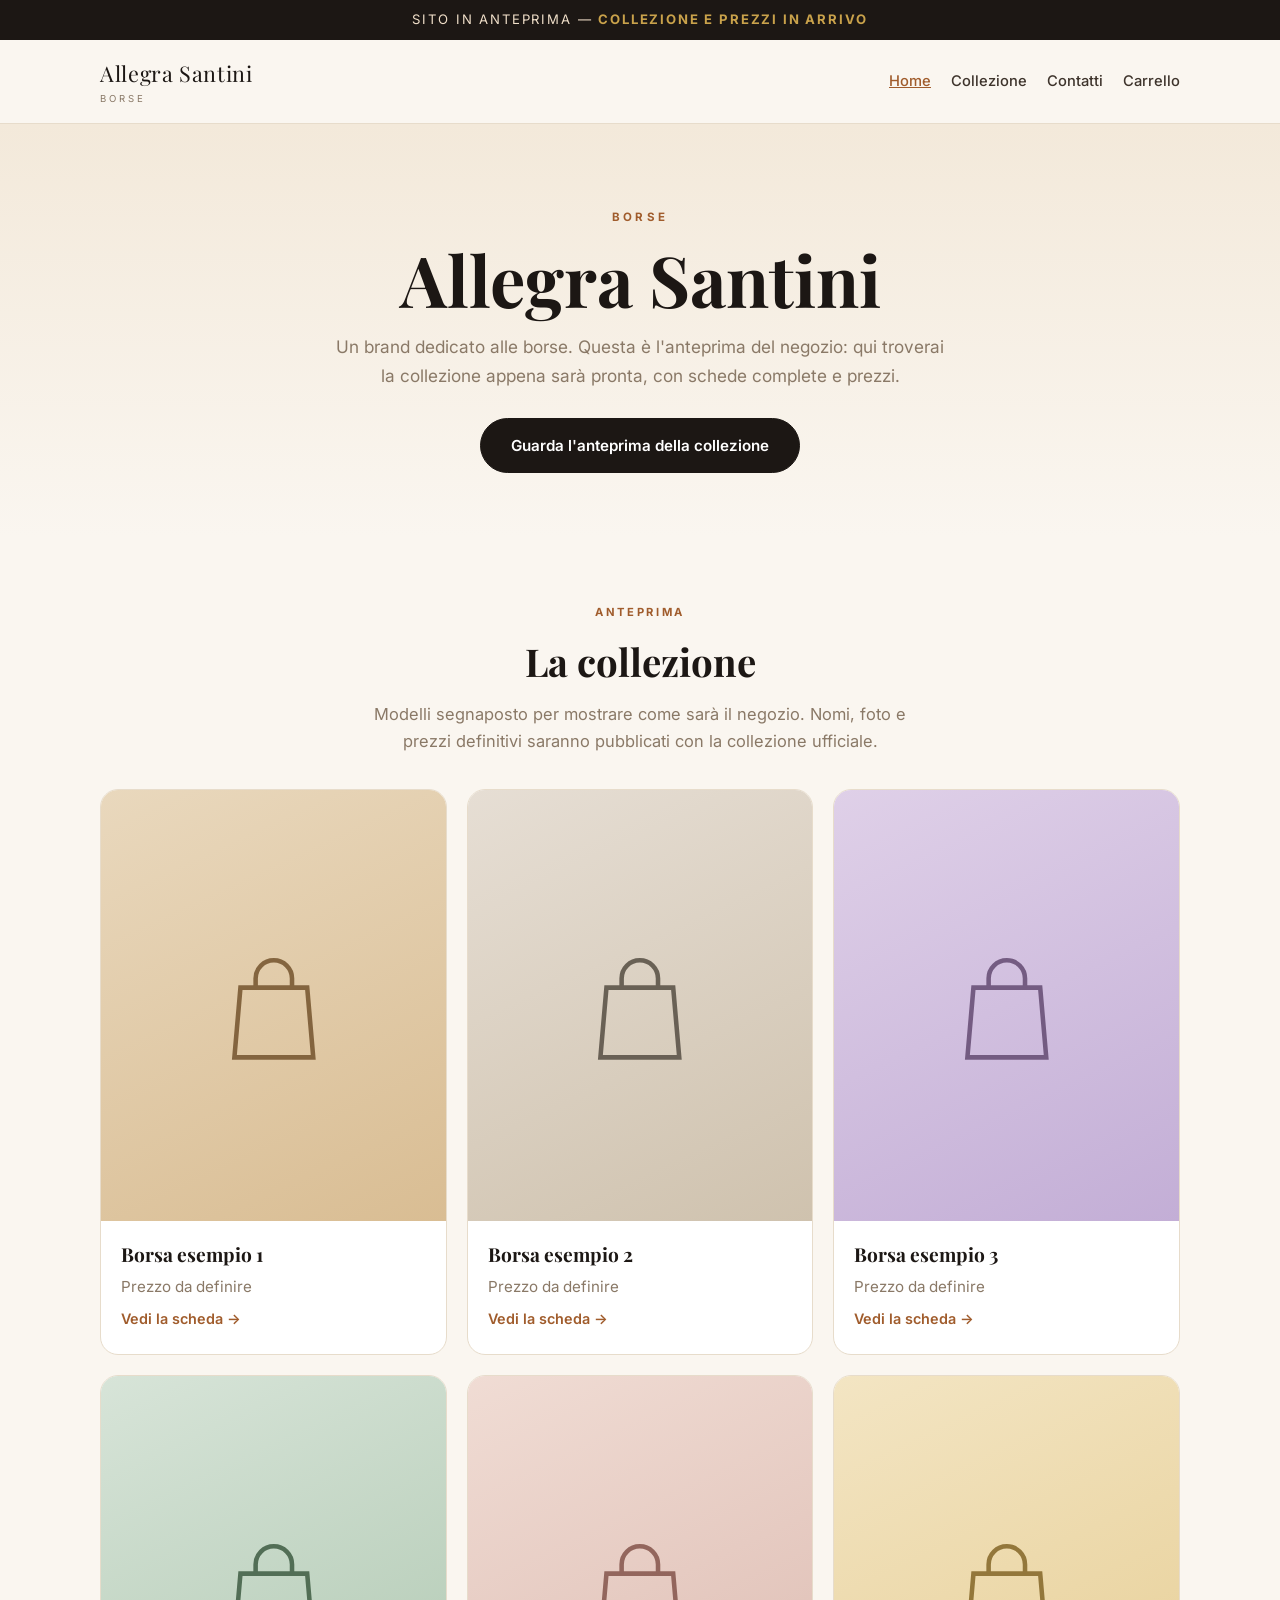
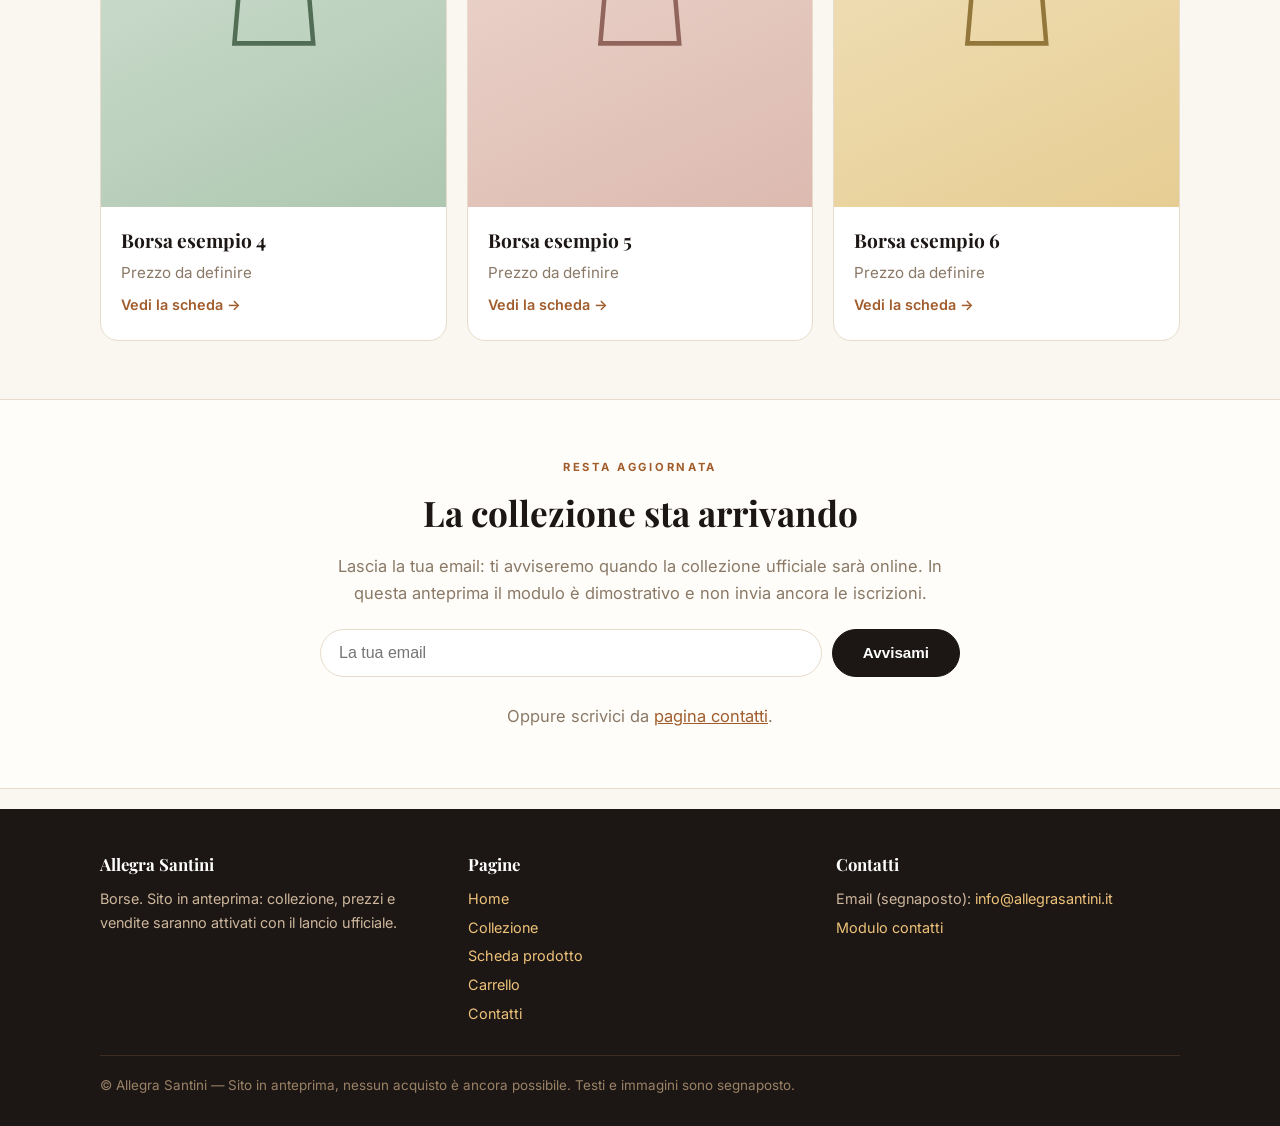
<file: index.html>
<!DOCTYPE html>
<html lang="it">
<head>
<meta charset="UTF-8">
<meta name="viewport" content="width=device-width, initial-scale=1.0">
<title>Allegra Santini — Borse</title>
<meta name="description" content="Allegra Santini, borse. Sito in anteprima: la collezione e i prezzi saranno pubblicati a breve.">
<link rel="preconnect" href="https://fonts.googleapis.com">
<link rel="preconnect" href="https://fonts.gstatic.com" crossorigin>
<link href="https://fonts.googleapis.com/css2?family=Playfair+Display:ital,wght@0,500;0,700;1,500&family=Inter:wght@400;500;600;700&display=swap" rel="stylesheet">
<link rel="stylesheet" href="css/style.css">
</head>
<body>

<div class="anteprima">Sito in anteprima — <strong>collezione e prezzi in arrivo</strong></div>

<header class="sito">
  <div class="wrap">
    <a class="logo" href="index.html">Allegra Santini<small>Borse</small></a>
    <nav class="main">
      <a href="index.html" class="attivo">Home</a>
      <a href="index.html#collezione">Collezione</a>
      <a href="contatti.html">Contatti</a>
      <a href="carrello.html" class="carrello-link">Carrello <span class="conteggio" data-conteggio style="display:none">0</span></a>
    </nav>
  </div>
</header>

<section class="hero">
  <div class="wrap">
    <p class="occhiello">Borse</p>
    <h1>Allegra Santini</h1>
    <p>Un brand dedicato alle borse. Questa è l'anteprima del negozio: qui troverai la collezione appena sarà pronta, con schede complete e prezzi.</p>
    <a class="btn" href="#collezione">Guarda l'anteprima della collezione</a>
  </div>
</section>

<section id="collezione">
  <div class="wrap">
    <div class="sezione-testata">
      <p class="occhiello">Anteprima</p>
      <h2>La collezione</h2>
      <p>Modelli segnaposto per mostrare come sarà il negozio. Nomi, foto e prezzi definitivi saranno pubblicati con la collezione ufficiale.</p>
    </div>
    <div class="griglia">

      <a class="prodotto" href="prodotto.html">
        <div class="foto f1"><svg viewBox="0 0 100 100" aria-hidden="true"><path d="M28 38h44l4 46H24z" fill="none" stroke="#7a5a34" stroke-width="3"/><path d="M38 38v-6a12 12 0 0 1 24 0v6" fill="none" stroke="#7a5a34" stroke-width="3"/></svg></div>
        <div class="info"><h3>Borsa esempio 1</h3><p class="prezzo">Prezzo da definire</p><span class="vai">Vedi la scheda →</span></div>
      </a>

      <a class="prodotto" href="prodotto.html">
        <div class="foto f2"><svg viewBox="0 0 100 100" aria-hidden="true"><path d="M28 38h44l4 46H24z" fill="none" stroke="#5d554a" stroke-width="3"/><path d="M38 38v-6a12 12 0 0 1 24 0v6" fill="none" stroke="#5d554a" stroke-width="3"/></svg></div>
        <div class="info"><h3>Borsa esempio 2</h3><p class="prezzo">Prezzo da definire</p><span class="vai">Vedi la scheda →</span></div>
      </a>

      <a class="prodotto" href="prodotto.html">
        <div class="foto f3"><svg viewBox="0 0 100 100" aria-hidden="true"><path d="M28 38h44l4 46H24z" fill="none" stroke="#6a5178" stroke-width="3"/><path d="M38 38v-6a12 12 0 0 1 24 0v6" fill="none" stroke="#6a5178" stroke-width="3"/></svg></div>
        <div class="info"><h3>Borsa esempio 3</h3><p class="prezzo">Prezzo da definire</p><span class="vai">Vedi la scheda →</span></div>
      </a>

      <a class="prodotto" href="prodotto.html">
        <div class="foto f4"><svg viewBox="0 0 100 100" aria-hidden="true"><path d="M28 38h44l4 46H24z" fill="none" stroke="#46634a" stroke-width="3"/><path d="M38 38v-6a12 12 0 0 1 24 0v6" fill="none" stroke="#46634a" stroke-width="3"/></svg></div>
        <div class="info"><h3>Borsa esempio 4</h3><p class="prezzo">Prezzo da definire</p><span class="vai">Vedi la scheda →</span></div>
      </a>

      <a class="prodotto" href="prodotto.html">
        <div class="foto f5"><svg viewBox="0 0 100 100" aria-hidden="true"><path d="M28 38h44l4 46H24z" fill="none" stroke="#8a5b52" stroke-width="3"/><path d="M38 38v-6a12 12 0 0 1 24 0v6" fill="none" stroke="#8a5b52" stroke-width="3"/></svg></div>
        <div class="info"><h3>Borsa esempio 5</h3><p class="prezzo">Prezzo da definire</p><span class="vai">Vedi la scheda →</span></div>
      </a>

      <a class="prodotto" href="prodotto.html">
        <div class="foto f6"><svg viewBox="0 0 100 100" aria-hidden="true"><path d="M28 38h44l4 46H24z" fill="none" stroke="#8a6d2f" stroke-width="3"/><path d="M38 38v-6a12 12 0 0 1 24 0v6" fill="none" stroke="#8a6d2f" stroke-width="3"/></svg></div>
        <div class="info"><h3>Borsa esempio 6</h3><p class="prezzo">Prezzo da definire</p><span class="vai">Vedi la scheda →</span></div>
      </a>

    </div>
  </div>
</section>

<section class="alt" id="novita">
  <div class="wrap">
    <div class="blocco-centro">
      <p class="occhiello" style="letter-spacing:.24em;text-transform:uppercase;font-size:.7rem;color:var(--cognac);font-weight:700">Resta aggiornata</p>
      <h2 style="font-size:clamp(1.6rem,4vw,2.2rem);margin:8px 0 10px">La collezione sta arrivando</h2>
      <p>Lascia la tua email: ti avviseremo quando la collezione ufficiale sarà online. In questa anteprima il modulo è dimostrativo e non invia ancora le iscrizioni.</p>
      <form class="riga" data-demo>
        <label for="email-news" class="sr-only" style="position:absolute;left:-9999px">La tua email</label>
        <input type="email" id="email-news" name="email" placeholder="La tua email" required>
        <button class="btn" type="submit" style="margin-top:0">Avvisami</button>
      </form>
      <div class="messaggio-ok">Grazie! In questa anteprima l'iscrizione non viene ancora registrata: il modulo sarà attivo con il lancio ufficiale.</div>
      <p style="margin-top:26px">Oppure scrivici da <a href="contatti.html">pagina contatti</a>.</p>
    </div>
  </div>
</section>

<footer>
  <div class="wrap">
    <div>
      <h3>Allegra Santini</h3>
      <p>Borse. Sito in anteprima: collezione, prezzi e vendite saranno attivati con il lancio ufficiale.</p>
    </div>
    <div>
      <h3>Pagine</h3>
      <ul>
        <li><a href="index.html">Home</a></li>
        <li><a href="index.html#collezione">Collezione</a></li>
        <li><a href="prodotto.html">Scheda prodotto</a></li>
        <li><a href="carrello.html">Carrello</a></li>
        <li><a href="contatti.html">Contatti</a></li>
      </ul>
    </div>
    <div>
      <h3>Contatti</h3>
      <ul>
        <li>Email (segnaposto): <a href="mailto:info@allegrasantini.it">info@allegrasantini.it</a></li>
        <li><a href="contatti.html">Modulo contatti</a></li>
      </ul>
    </div>
    <p class="copyright">© Allegra Santini — Sito in anteprima, nessun acquisto è ancora possibile. Testi e immagini sono segnaposto.</p>
  </div>
</footer>

<script src="js/cart.js"></script>
</body>
</html>
</file>
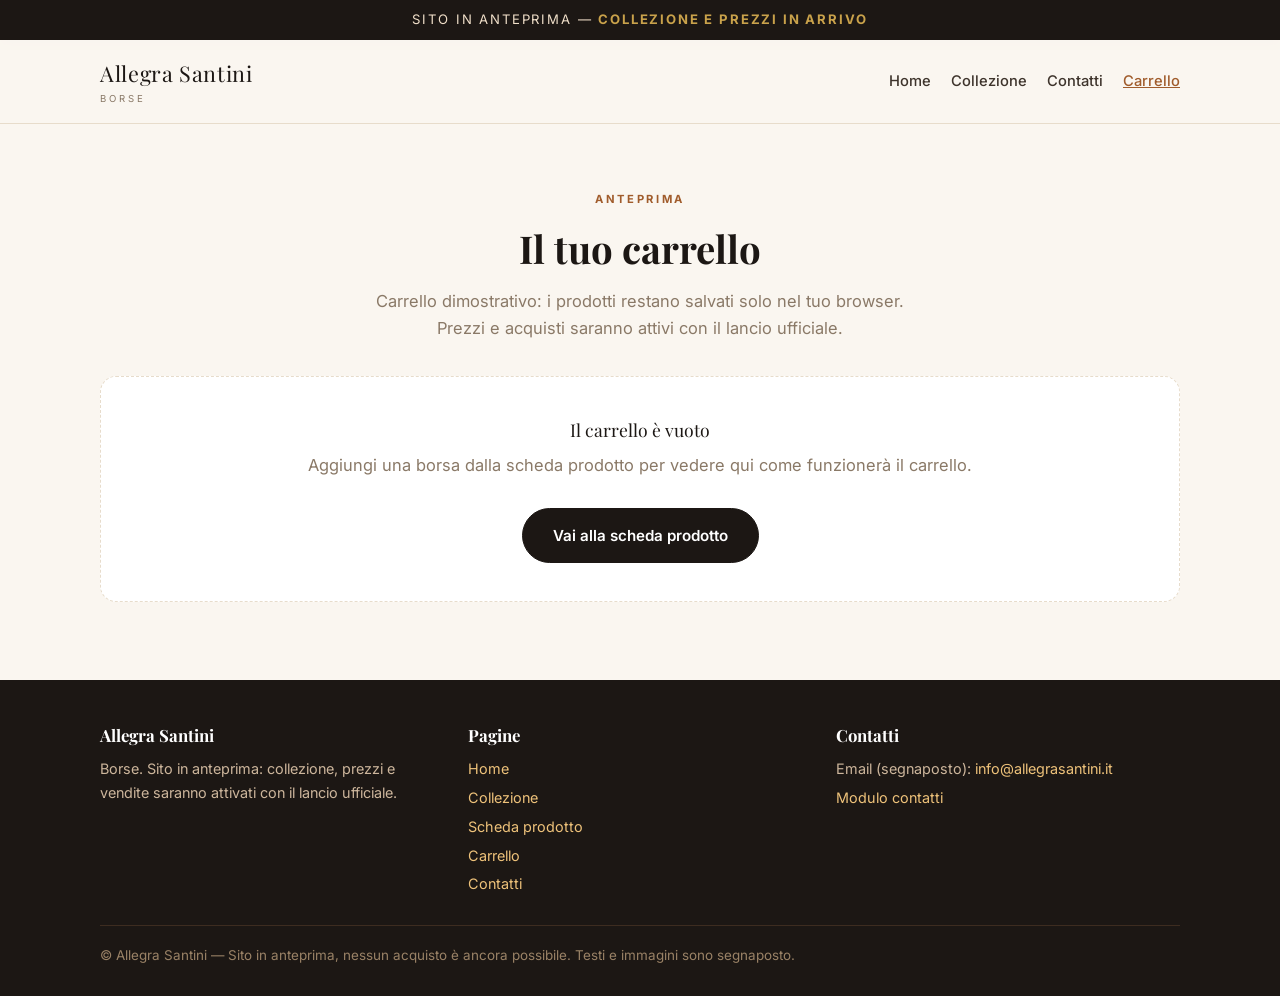
<file: carrello.html>
<!DOCTYPE html>
<html lang="it">
<head>
<meta charset="UTF-8">
<meta name="viewport" content="width=device-width, initial-scale=1.0">
<title>Carrello — Allegra Santini</title>
<meta name="description" content="Carrello dimostrativo del negozio Allegra Santini in anteprima.">
<link rel="preconnect" href="https://fonts.googleapis.com">
<link rel="preconnect" href="https://fonts.gstatic.com" crossorigin>
<link href="https://fonts.googleapis.com/css2?family=Playfair+Display:ital,wght@0,500;0,700;1,500&family=Inter:wght@400;500;600;700&display=swap" rel="stylesheet">
<link rel="stylesheet" href="css/style.css">
</head>
<body>

<div class="anteprima">Sito in anteprima — <strong>collezione e prezzi in arrivo</strong></div>

<header class="sito">
  <div class="wrap">
    <a class="logo" href="index.html">Allegra Santini<small>Borse</small></a>
    <nav class="main">
      <a href="index.html">Home</a>
      <a href="index.html#collezione">Collezione</a>
      <a href="contatti.html">Contatti</a>
      <a href="carrello.html" class="carrello-link attivo">Carrello <span class="conteggio" data-conteggio style="display:none">0</span></a>
    </nav>
  </div>
</header>

<section>
  <div class="wrap">
    <div class="sezione-testata">
      <p class="occhiello">Anteprima</p>
      <h2>Il tuo carrello</h2>
      <p>Carrello dimostrativo: i prodotti restano salvati solo nel tuo browser. Prezzi e acquisti saranno attivi con il lancio ufficiale.</p>
    </div>

    <div id="elenco"></div>

    <div class="riepilogo" id="riepilogo" style="display:none">
      <table>
        <tr><td>Prodotti</td><td id="num-prodotti">0</td></tr>
        <tr><td>Subtotale</td><td>Prezzo da definire</td></tr>
        <tr><td>Spedizione</td><td>Da definire</td></tr>
        <tr class="totale"><td>Totale</td><td>Da definire</td></tr>
      </table>
      <button class="btn" type="button" disabled style="width:100%;margin-top:18px">Vai al pagamento</button>
      <p class="nota-piccola" style="text-align:center">Pagamento in arrivo (Shopify). In questa anteprima non è possibile completare acquisti.</p>
    </div>
  </div>
</section>

<footer>
  <div class="wrap">
    <div>
      <h3>Allegra Santini</h3>
      <p>Borse. Sito in anteprima: collezione, prezzi e vendite saranno attivati con il lancio ufficiale.</p>
    </div>
    <div>
      <h3>Pagine</h3>
      <ul>
        <li><a href="index.html">Home</a></li>
        <li><a href="index.html#collezione">Collezione</a></li>
        <li><a href="prodotto.html">Scheda prodotto</a></li>
        <li><a href="carrello.html">Carrello</a></li>
        <li><a href="contatti.html">Contatti</a></li>
      </ul>
    </div>
    <div>
      <h3>Contatti</h3>
      <ul>
        <li>Email (segnaposto): <a href="mailto:info@allegrasantini.it">info@allegrasantini.it</a></li>
        <li><a href="contatti.html">Modulo contatti</a></li>
      </ul>
    </div>
    <p class="copyright">© Allegra Santini — Sito in anteprima, nessun acquisto è ancora possibile. Testi e immagini sono segnaposto.</p>
  </div>
</footer>

<script src="js/cart.js"></script>
<script>
(function () {
  var elenco = document.getElementById("elenco");
  var riepilogo = document.getElementById("riepilogo");
  var COLORI = { "borsa-esempio-1": "f1" };
  var SVG = '<svg viewBox="0 0 100 100" aria-hidden="true" style="width:58%"><path d="M28 38h44l4 46H24z" fill="none" stroke="#7a5a34" stroke-width="3"/><path d="M38 38v-6a12 12 0 0 1 24 0v6" fill="none" stroke="#7a5a34" stroke-width="3"/></svg>';

  function disegna() {
    var voci = AllegraCarrello.voci();
    if (!voci.length) {
      elenco.innerHTML = '<div class="vuoto"><p style="font-size:1.1rem;color:var(--nero);font-family:Playfair Display,Georgia,serif">Il carrello è vuoto</p>' +
        '<p style="margin-top:8px">Aggiungi una borsa dalla scheda prodotto per vedere qui come funzionerà il carrello.</p>' +
        '<a class="btn" href="prodotto.html">Vai alla scheda prodotto</a></div>';
      riepilogo.style.display = "none";
      return;
    }
    elenco.innerHTML = voci.map(function (v) {
      return '<div class="riga-carrello">' +
        '<div class="mini foto ' + (COLORI[v.id] || "f2") + '">' + SVG + '</div>' +
        '<div><p class="nome">' + v.nome + '</p><p style="color:var(--debole);font-size:.92rem">Prezzo da definire</p></div>' +
        '<div class="azioni-riga">' +
          '<span class="qty"><button type="button" data-meno="' + v.id + '" aria-label="Diminuisci">−</button><strong>' + v.qty + '</strong><button type="button" data-piu="' + v.id + '" aria-label="Aumenta">+</button></span>' +
          '<button type="button" class="rimuovi" data-rimuovi="' + v.id + '">Rimuovi</button>' +
        '</div></div>';
    }).join("");
    document.getElementById("num-prodotti").textContent =
      voci.reduce(function (t, v) { return t + v.qty; }, 0);
    riepilogo.style.display = "block";
    elenco.querySelectorAll("[data-piu]").forEach(function (b) {
      b.addEventListener("click", function () {
        var v = AllegraCarrello.voci().find(function (x) { return x.id === b.getAttribute("data-piu"); });
        AllegraCarrello.impostaQty(v.id, v.qty + 1); disegna();
      });
    });
    elenco.querySelectorAll("[data-meno]").forEach(function (b) {
      b.addEventListener("click", function () {
        var v = AllegraCarrello.voci().find(function (x) { return x.id === b.getAttribute("data-meno"); });
        AllegraCarrello.impostaQty(v.id, v.qty - 1); disegna();
      });
    });
    elenco.querySelectorAll("[data-rimuovi]").forEach(function (b) {
      b.addEventListener("click", function () {
        AllegraCarrello.rimuovi(b.getAttribute("data-rimuovi")); disegna();
      });
    });
  }
  disegna();
})();
</script>
</body>
</html>
</file>
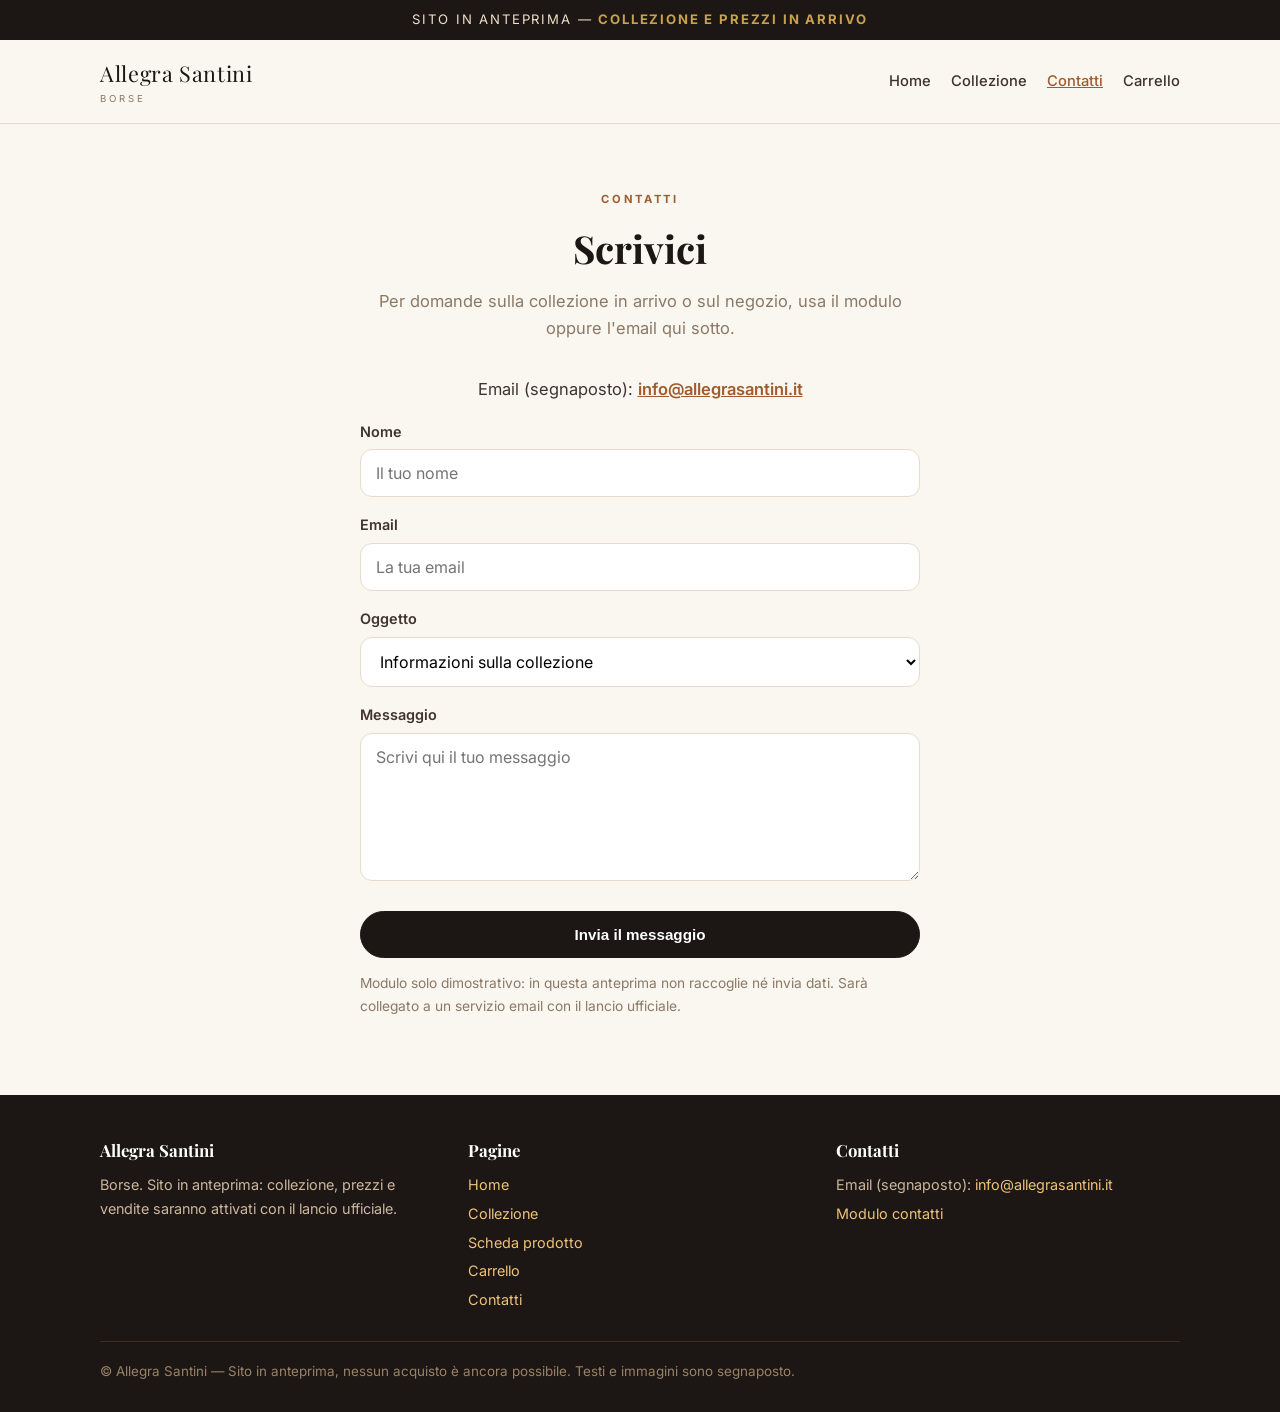
<file: contatti.html>
<!DOCTYPE html>
<html lang="it">
<head>
<meta charset="UTF-8">
<meta name="viewport" content="width=device-width, initial-scale=1.0">
<title>Contatti — Allegra Santini</title>
<meta name="description" content="Contatti Allegra Santini: modulo di contatto ed email. Sito in anteprima.">
<link rel="preconnect" href="https://fonts.googleapis.com">
<link rel="preconnect" href="https://fonts.gstatic.com" crossorigin>
<link href="https://fonts.googleapis.com/css2?family=Playfair+Display:ital,wght@0,500;0,700;1,500&family=Inter:wght@400;500;600;700&display=swap" rel="stylesheet">
<link rel="stylesheet" href="css/style.css">
</head>
<body>

<div class="anteprima">Sito in anteprima — <strong>collezione e prezzi in arrivo</strong></div>

<header class="sito">
  <div class="wrap">
    <a class="logo" href="index.html">Allegra Santini<small>Borse</small></a>
    <nav class="main">
      <a href="index.html">Home</a>
      <a href="index.html#collezione">Collezione</a>
      <a href="contatti.html" class="attivo">Contatti</a>
      <a href="carrello.html" class="carrello-link">Carrello <span class="conteggio" data-conteggio style="display:none">0</span></a>
    </nav>
  </div>
</header>

<section>
  <div class="wrap">
    <div class="sezione-testata">
      <p class="occhiello">Contatti</p>
      <h2>Scrivici</h2>
      <p>Per domande sulla collezione in arrivo o sul negozio, usa il modulo oppure l'email qui sotto.</p>
    </div>

    <div style="text-align:center;margin-bottom:10px">
      <p>Email (segnaposto): <a href="mailto:info@allegrasantini.it" style="font-weight:600">info@allegrasantini.it</a></p>
    </div>

    <form class="stack" data-demo>
      <label for="nome">Nome</label>
      <input type="text" id="nome" name="nome" placeholder="Il tuo nome" required>

      <label for="email">Email</label>
      <input type="email" id="email" name="email" placeholder="La tua email" required>

      <label for="oggetto">Oggetto</label>
      <select id="oggetto" name="oggetto">
        <option>Informazioni sulla collezione</option>
        <option>Informazioni su un prodotto</option>
        <option>Collaborazioni e negozi</option>
        <option>Altro</option>
      </select>

      <label for="messaggio">Messaggio</label>
      <textarea id="messaggio" name="messaggio" rows="6" placeholder="Scrivi qui il tuo messaggio" required></textarea>

      <button class="btn" type="submit" style="width:100%;margin-top:22px">Invia il messaggio</button>
      <div class="messaggio-ok">Grazie per il messaggio! In questa anteprima il modulo è dimostrativo e non invia ancora nulla: per contattarci usa l'email indicata sopra.</div>
      <p class="nota-piccola">Modulo solo dimostrativo: in questa anteprima non raccoglie né invia dati. Sarà collegato a un servizio email con il lancio ufficiale.</p>
    </form>
  </div>
</section>

<footer>
  <div class="wrap">
    <div>
      <h3>Allegra Santini</h3>
      <p>Borse. Sito in anteprima: collezione, prezzi e vendite saranno attivati con il lancio ufficiale.</p>
    </div>
    <div>
      <h3>Pagine</h3>
      <ul>
        <li><a href="index.html">Home</a></li>
        <li><a href="index.html#collezione">Collezione</a></li>
        <li><a href="prodotto.html">Scheda prodotto</a></li>
        <li><a href="carrello.html">Carrello</a></li>
        <li><a href="contatti.html">Contatti</a></li>
      </ul>
    </div>
    <div>
      <h3>Contatti</h3>
      <ul>
        <li>Email (segnaposto): <a href="mailto:info@allegrasantini.it">info@allegrasantini.it</a></li>
        <li><a href="contatti.html">Modulo contatti</a></li>
      </ul>
    </div>
    <p class="copyright">© Allegra Santini — Sito in anteprima, nessun acquisto è ancora possibile. Testi e immagini sono segnaposto.</p>
  </div>
</footer>

<script src="js/cart.js"></script>
</body>
</html>
</file>
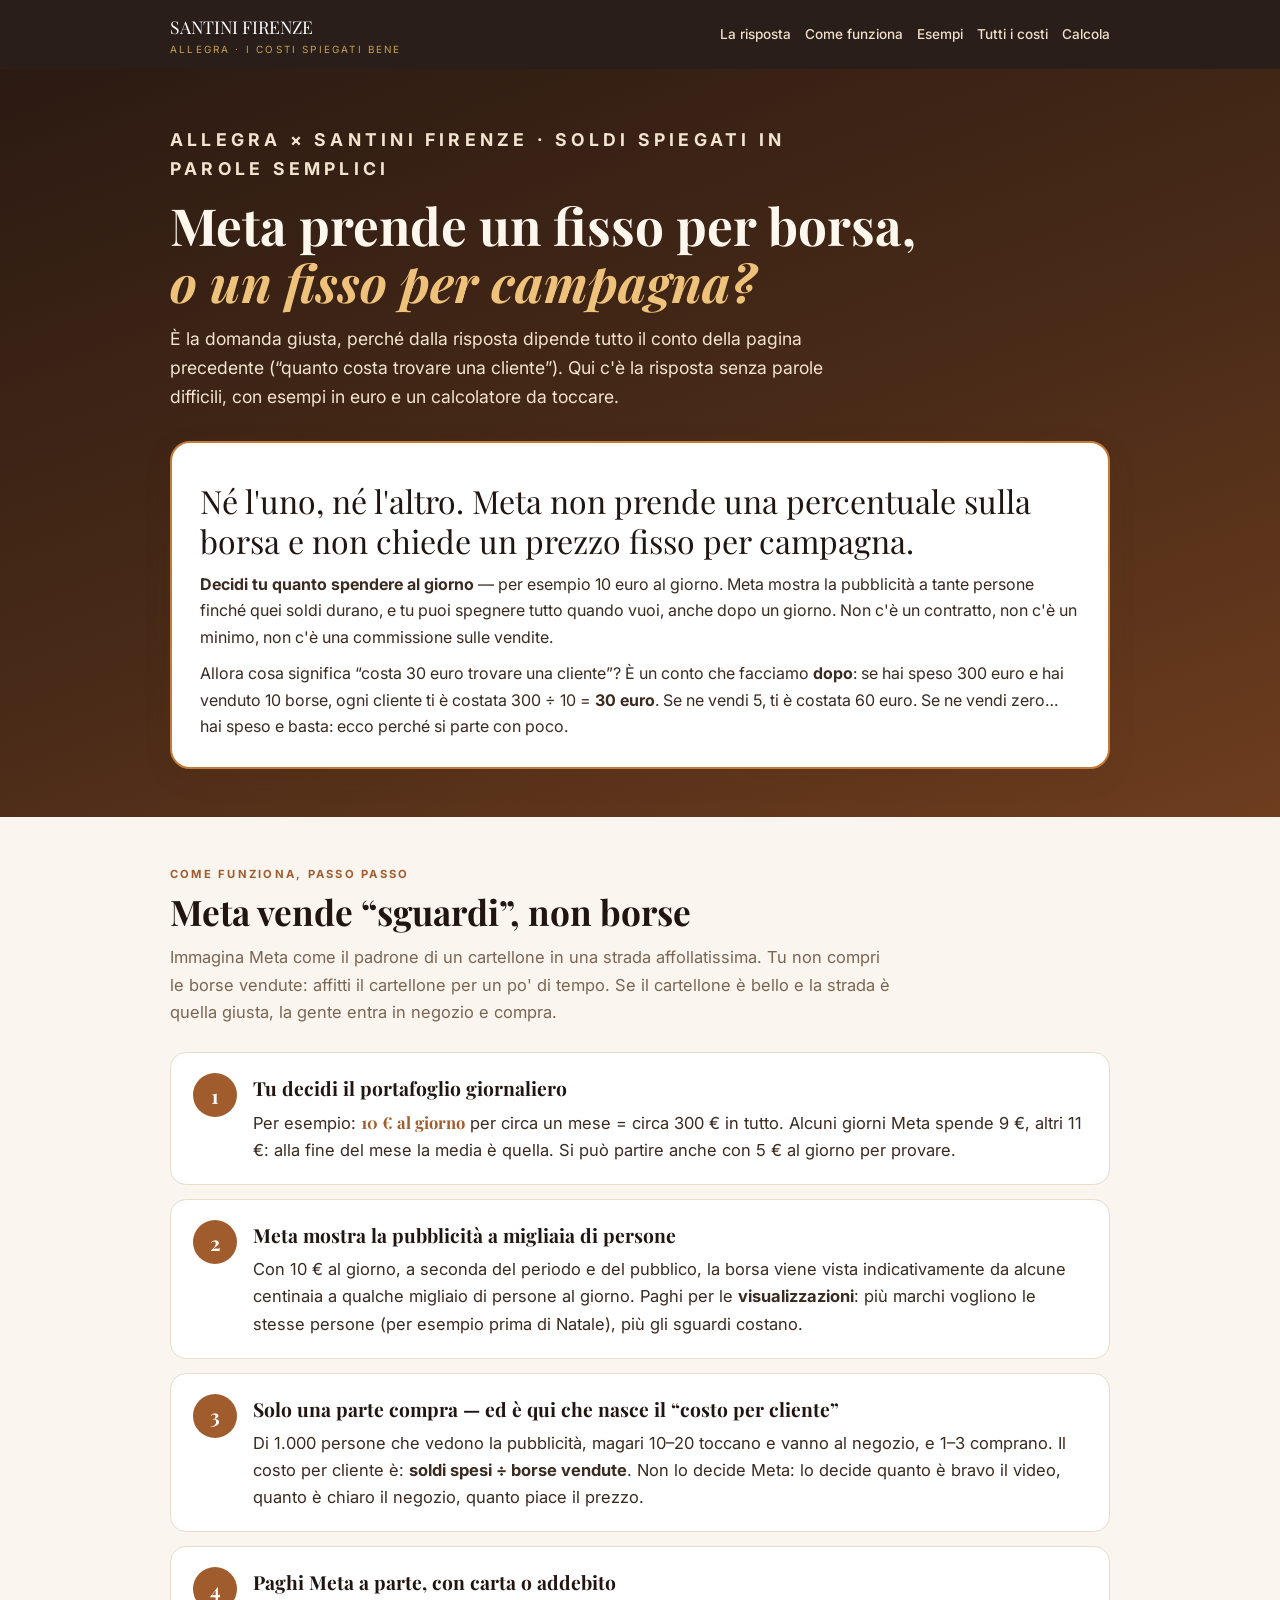
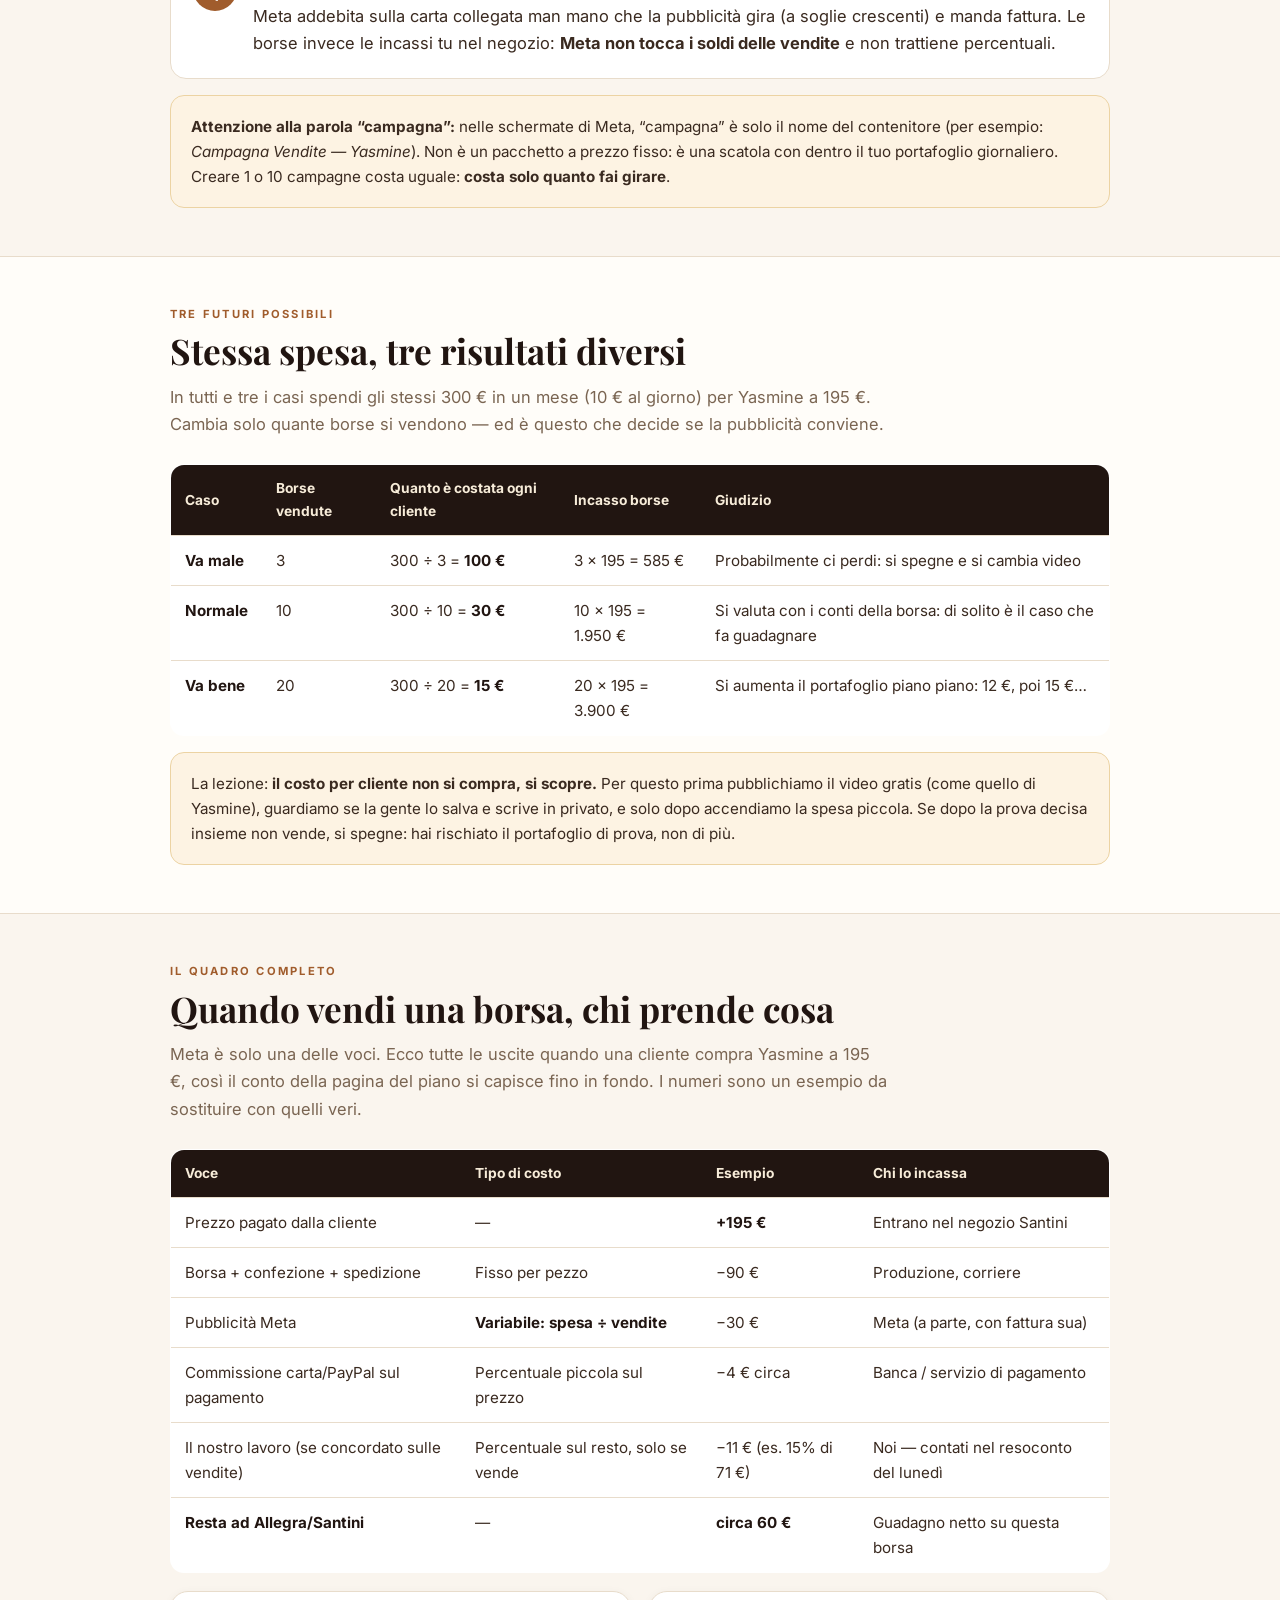
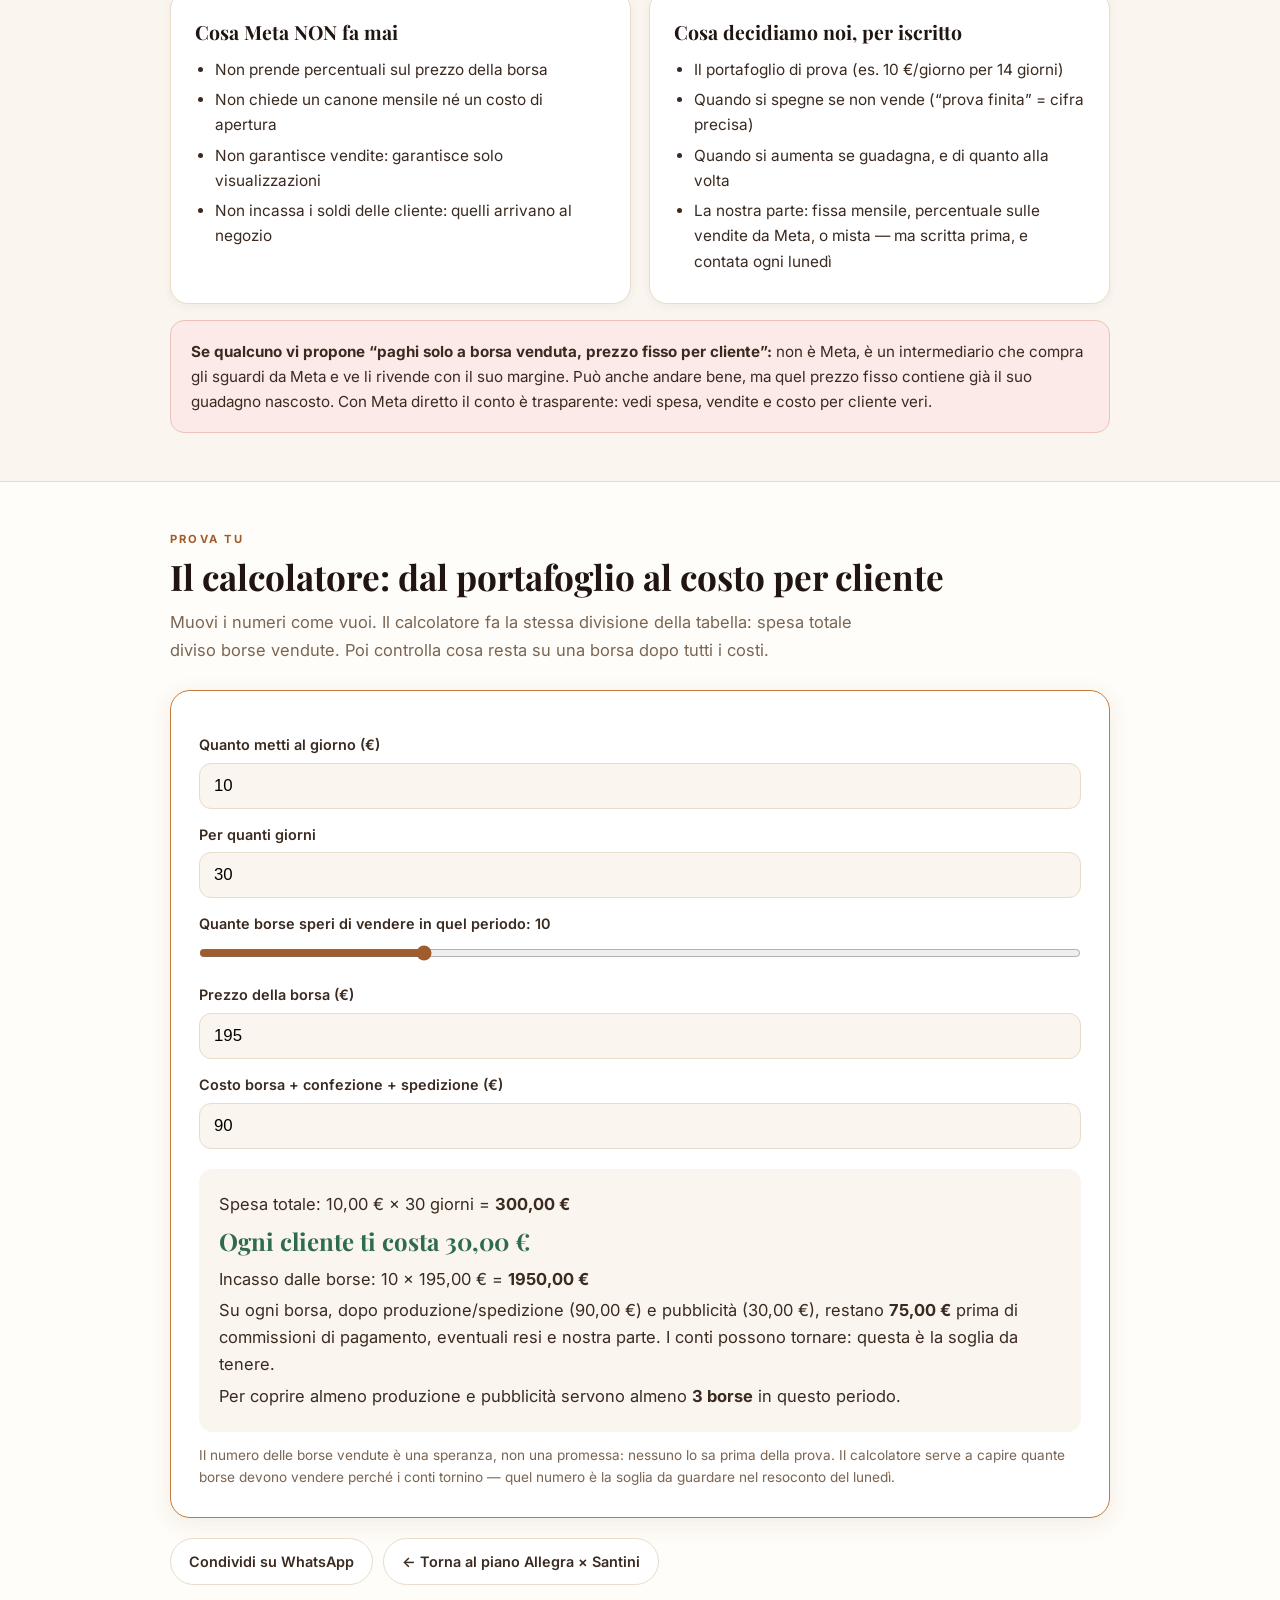
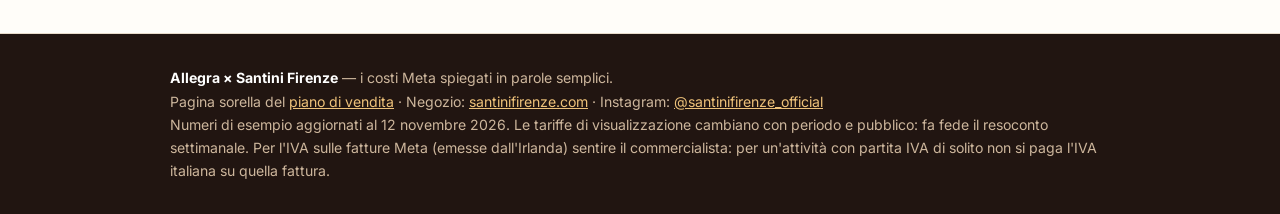
<file: costi-meta.html>
<!DOCTYPE html>
<html lang="it">
<head>
<meta charset="UTF-8">
<meta name="viewport" content="width=device-width, initial-scale=1.0">
<title>Come si pagano le pubblicità Meta — Allegra × Santini Firenze</title>
<meta name="description" content="Meta prende un fisso per borsa o un fisso per campagna? Né l'uno né l'altro: la spiegazione semplice, con esempi in euro e un calcolatore.">
<meta property="og:title" content="Come si pagano le pubblicità Meta, in parole semplici">
<meta property="og:description" content="Meta non prende una percentuale sulle borse e non chiede un fisso. Decidi tu quanto spendere al giorno: il resto lo spiega questa pagina con esempi veri.">
<meta name="theme-color" content="#2b1a12">
<link rel="preconnect" href="https://fonts.googleapis.com">
<link href="https://fonts.googleapis.com/css2?family=Playfair+Display:ital,wght@0,500;0,700;1,500&family=Inter:wght@400;500;600;700&display=swap" rel="stylesheet">
<style>
:root{--cognac:#a05c2c;--cognac2:#c47b3a;--nero:#211511;--crema:#faf5ee;--carta:#fffdf9;--linea:#e8dccb;--testo:#3a2a20;--debole:#7a6552;--verde:#2f6b4f;--rosso:#a33327;--oro:#c9a24b}
*{box-sizing:border-box;margin:0;padding:0}
html{scroll-behavior:smooth}
body{font-family:Inter,system-ui,-apple-system,sans-serif;background:var(--crema);color:var(--testo);line-height:1.65;font-size:16.5px}
h1,h2,h3{font-family:"Playfair Display",Georgia,serif}
a{color:var(--cognac)}
.wrap{max-width:980px;margin:0 auto;padding:0 20px}
header.bar{position:sticky;top:0;z-index:20;background:rgba(33,21,17,.96);color:#f5e9da}
header.bar .wrap{display:flex;align-items:center;gap:18px;padding:12px 20px;flex-wrap:wrap}
.logo{font-family:"Playfair Display",serif;font-size:1.1rem;color:#fff;text-decoration:none}
.logo small{display:block;font-family:Inter,sans-serif;font-size:.62rem;letter-spacing:.22em;text-transform:uppercase;color:var(--oro)}
nav{margin-left:auto;display:flex;gap:14px;flex-wrap:wrap}
nav a{color:#f0dfc9;text-decoration:none;font-size:.85rem;font-weight:500}
.hero{background:linear-gradient(160deg,#2b1a12,#4a2b18 55%,#6e3d1e);color:#fdf7ee;padding:56px 0 48px}
.kicker{letter-spacing:.24em;text-transform:uppercase;font-size:.72rem;color:var(--oro);font-weight:700}
.hero h1{font-size:clamp(2rem,5vw,3.2rem);line-height:1.1;margin:14px 0 14px}
.hero h1 em{color:#eec27a}
.hero p{font-size:1.1rem;max-width:700px;color:#f3e4cf}
.risposta{background:#fff;border:2px solid var(--cognac2);border-radius:20px;padding:28px;box-shadow:0 8px 28px rgba(90,50,15,.1);margin-top:30px;color:var(--testo)}
.risposta .grande{font-family:"Playfair Display",serif;font-size:clamp(1.4rem,3.4vw,2rem);color:var(--nero);line-height:1.25}
.risposta p{color:var(--testo);font-size:1rem;margin-top:10px;max-width:none}
section{padding:48px 0}
section.alt{background:var(--carta);border-top:1px solid var(--linea);border-bottom:1px solid var(--linea)}
.kicker2{letter-spacing:.2em;text-transform:uppercase;font-size:.7rem;color:var(--cognac);font-weight:700}
h2{font-size:clamp(1.55rem,3.2vw,2.2rem);line-height:1.15;margin:8px 0 12px;color:var(--nero)}
.sottotitolo{color:var(--debole);max-width:720px;margin-bottom:26px}
.grid{display:grid;gap:18px}.g3{grid-template-columns:repeat(3,1fr)}.g2{grid-template-columns:repeat(2,1fr)}
@media(max-width:820px){.g3,.g2{grid-template-columns:1fr}}
.card{background:#fff;border:1px solid var(--linea);border-radius:18px;padding:24px;box-shadow:0 2px 10px rgba(60,35,15,.05)}
.card h3{font-size:1.22rem;margin-bottom:8px;color:var(--nero)}
.card p,.card li{font-size:.96rem}
.card ul{padding-left:20px}.card li{margin:5px 0}
.tag{display:inline-block;background:#f3e6d3;color:#7a4416;border-radius:999px;padding:3px 11px;font-size:.74rem;font-weight:700;letter-spacing:.06em;text-transform:uppercase;margin-bottom:10px}
.flow{display:flex;flex-direction:column;gap:0;margin-top:6px}
.step{display:flex;gap:16px;background:#fff;border:1px solid var(--linea);border-radius:16px;padding:20px 22px;margin-bottom:14px}
.num{flex:0 0 44px;height:44px;border-radius:50%;background:var(--cognac);color:#fff;font-family:"Playfair Display",serif;font-size:1.25rem;display:flex;align-items:center;justify-content:center;font-weight:700}
.step h3{color:var(--nero);margin-bottom:4px}
table{width:100%;border-collapse:collapse;background:#fff;border:1px solid var(--linea);border-radius:14px;overflow:hidden;margin-top:8px}
th{background:var(--nero);color:#f7ecd9;text-align:left;padding:12px 14px;font-size:.86rem}
td{padding:12px 14px;border-top:1px solid var(--linea);font-size:.95rem;vertical-align:top}
td strong{color:var(--nero)}
.calc{background:#fff;border:1.5px solid var(--cognac2);border-radius:20px;padding:28px;box-shadow:0 6px 24px rgba(90,50,15,.09)}
.calc label{font-weight:600;font-size:.9rem;display:block;margin:14px 0 6px}
.calc input[type=number],.calc select{width:100%;padding:12px 14px;border:1.5px solid var(--linea);border-radius:12px;font-size:1.05rem;background:var(--crema)}
.calc input[type=range]{width:100%;accent-color:var(--cognac)}
.risultato{margin-top:20px;background:var(--crema);border-radius:14px;padding:18px 20px}
.risultato p{margin:4px 0}
.risultato .grande{font-family:"Playfair Display",serif;font-size:1.5rem;color:var(--verde);font-weight:700}
.avviso{background:#fdf3e3;border:1px solid #ecd3a3;border-radius:14px;padding:18px 20px;font-size:.95rem;margin-top:16px}
.avviso.rosso{background:#fbeae7;border-color:#eec2bb}
.share{display:flex;gap:10px;flex-wrap:wrap;margin-top:20px}
.share a{border-radius:999px;padding:11px 18px;font-weight:600;font-size:.9rem;text-decoration:none;border:1px solid var(--linea);background:#fff;color:var(--testo)}
footer{background:var(--nero);color:#cdb69c;padding:32px 0;font-size:.88rem}
footer a{color:#eec27a}
.euro{font-family:"Playfair Display",serif;color:var(--cognac);font-weight:700}
@media print{header.bar,.share{display:none!important}body{background:#fff}}
</style>
</head>
<body>

<header class="bar"><div class="wrap">
  <a class="logo" href="#inizio">SANTINI FIRENZE<small>Allegra · i costi spiegati bene</small></a>
  <nav><a href="#risposta">La risposta</a><a href="#come">Come funziona</a><a href="#esempi">Esempi</a><a href="#altri-costi">Tutti i costi</a><a href="#calcola">Calcola</a></nav>
</div></header>

<div class="hero" id="inizio"><div class="wrap">
  <p class="kicker">Allegra × Santini Firenze · soldi spiegati in parole semplici</p>
  <h1>Meta prende un fisso per borsa,<br><em>o un fisso per campagna?</em></h1>
  <p>È la domanda giusta, perché dalla risposta dipende tutto il conto della pagina precedente (“quanto costa trovare una cliente”). Qui c'è la risposta senza parole difficili, con esempi in euro e un calcolatore da toccare.</p>
  <div class="risposta" id="risposta">
    <p class="grande">Né l'uno, né l'altro. Meta non prende una percentuale sulla borsa e non chiede un prezzo fisso per campagna.</p>
    <p><strong>Decidi tu quanto spendere al giorno</strong> — per esempio 10 euro al giorno. Meta mostra la pubblicità a tante persone finché quei soldi durano, e tu puoi spegnere tutto quando vuoi, anche dopo un giorno. Non c'è un contratto, non c'è un minimo, non c'è una commissione sulle vendite.</p>
    <p>Allora cosa significa “costa 30 euro trovare una cliente”? È un conto che facciamo <strong>dopo</strong>: se hai speso 300 euro e hai venduto 10 borse, ogni cliente ti è costata 300 ÷ 10 = <strong>30 euro</strong>. Se ne vendi 5, ti è costata 60 euro. Se ne vendi zero… hai speso e basta: ecco perché si parte con poco.</p>
  </div>
</div></div>

<section id="come"><div class="wrap">
  <p class="kicker2">Come funziona, passo passo</p>
  <h2>Meta vende “sguardi”, non borse</h2>
  <p class="sottotitolo">Immagina Meta come il padrone di un cartellone in una strada affollatissima. Tu non compri le borse vendute: affitti il cartellone per un po' di tempo. Se il cartellone è bello e la strada è quella giusta, la gente entra in negozio e compra.</p>

  <div class="step"><div class="num">1</div><div><h3>Tu decidi il portafoglio giornaliero</h3><p>Per esempio: <span class="euro">10 € al giorno</span> per circa un mese = circa 300 € in tutto. Alcuni giorni Meta spende 9 €, altri 11 €: alla fine del mese la media è quella. Si può partire anche con 5 € al giorno per provare.</p></div></div>
  <div class="step"><div class="num">2</div><div><h3>Meta mostra la pubblicità a migliaia di persone</h3><p>Con 10 € al giorno, a seconda del periodo e del pubblico, la borsa viene vista indicativamente da alcune centinaia a qualche migliaio di persone al giorno. Paghi per le <strong>visualizzazioni</strong>: più marchi vogliono le stesse persone (per esempio prima di Natale), più gli sguardi costano.</p></div></div>
  <div class="step"><div class="num">3</div><div><h3>Solo una parte compra — ed è qui che nasce il “costo per cliente”</h3><p>Di 1.000 persone che vedono la pubblicità, magari 10–20 toccano e vanno al negozio, e 1–3 comprano. Il costo per cliente è: <strong>soldi spesi ÷ borse vendute</strong>. Non lo decide Meta: lo decide quanto è bravo il video, quanto è chiaro il negozio, quanto piace il prezzo.</p></div></div>
  <div class="step"><div class="num">4</div><div><h3>Paghi Meta a parte, con carta o addebito</h3><p>Meta addebita sulla carta collegata man mano che la pubblicità gira (a soglie crescenti) e manda fattura. Le borse invece le incassi tu nel negozio: <strong>Meta non tocca i soldi delle vendite</strong> e non trattiene percentuali.</p></div></div>

  <div class="avviso"><strong>Attenzione alla parola “campagna”:</strong> nelle schermate di Meta, “campagna” è solo il nome del contenitore (per esempio: <em>Campagna Vendite — Yasmine</em>). Non è un pacchetto a prezzo fisso: è una scatola con dentro il tuo portafoglio giornaliero. Creare 1 o 10 campagne costa uguale: <strong>costa solo quanto fai girare</strong>.</div>
</div></section>

<section class="alt" id="esempi"><div class="wrap">
  <p class="kicker2">Tre futuri possibili</p>
  <h2>Stessa spesa, tre risultati diversi</h2>
  <p class="sottotitolo">In tutti e tre i casi spendi gli stessi 300 € in un mese (10 € al giorno) per Yasmine a 195 €. Cambia solo quante borse si vendono — ed è questo che decide se la pubblicità conviene.</p>
  <table>
    <tr><th>Caso</th><th>Borse vendute</th><th>Quanto è costata ogni cliente</th><th>Incasso borse</th><th>Giudizio</th></tr>
    <tr><td><strong>Va male</strong></td><td>3</td><td>300 ÷ 3 = <strong>100 €</strong></td><td>3 × 195 = 585 €</td><td>Probabilmente ci perdi: si spegne e si cambia video</td></tr>
    <tr><td><strong>Normale</strong></td><td>10</td><td>300 ÷ 10 = <strong>30 €</strong></td><td>10 × 195 = 1.950 €</td><td>Si valuta con i conti della borsa: di solito è il caso che fa guadagnare</td></tr>
    <tr><td><strong>Va bene</strong></td><td>20</td><td>300 ÷ 20 = <strong>15 €</strong></td><td>20 × 195 = 3.900 €</td><td>Si aumenta il portafoglio piano piano: 12 €, poi 15 €…</td></tr>
  </table>
  <div class="avviso">La lezione: <strong>il costo per cliente non si compra, si scopre.</strong> Per questo prima pubblichiamo il video gratis (come quello di Yasmine), guardiamo se la gente lo salva e scrive in privato, e solo dopo accendiamo la spesa piccola. Se dopo la prova decisa insieme non vende, si spegne: hai rischiato il portafoglio di prova, non di più.</div>
</div></section>

<section id="altri-costi"><div class="wrap">
  <p class="kicker2">Il quadro completo</p>
  <h2>Quando vendi una borsa, chi prende cosa</h2>
  <p class="sottotitolo">Meta è solo una delle voci. Ecco tutte le uscite quando una cliente compra Yasmine a 195 €, così il conto della pagina del piano si capisce fino in fondo. I numeri sono un esempio da sostituire con quelli veri.</p>
  <table>
    <tr><th>Voce</th><th>Tipo di costo</th><th>Esempio</th><th>Chi lo incassa</th></tr>
    <tr><td>Prezzo pagato dalla cliente</td><td>—</td><td><strong>+195 €</strong></td><td>Entrano nel negozio Santini</td></tr>
    <tr><td>Borsa + confezione + spedizione</td><td>Fisso per pezzo</td><td>−90 €</td><td>Produzione, corriere</td></tr>
    <tr><td>Pubblicità Meta</td><td><strong>Variabile: spesa ÷ vendite</strong></td><td>−30 €</td><td>Meta (a parte, con fattura sua)</td></tr>
    <tr><td>Commissione carta/PayPal sul pagamento</td><td>Percentuale piccola sul prezzo</td><td>−4 € circa</td><td>Banca / servizio di pagamento</td></tr>
    <tr><td>Il nostro lavoro (se concordato sulle vendite)</td><td>Percentuale sul resto, solo se vende</td><td>−11 € (es. 15% di 71 €)</td><td>Noi — contati nel resoconto del lunedì</td></tr>
    <tr><td><strong>Resta ad Allegra/Santini</strong></td><td>—</td><td><strong>circa 60 €</strong></td><td>Guadagno netto su questa borsa</td></tr>
  </table>
  <div class="grid g2" style="margin-top:18px">
    <div class="card"><h3>Cosa Meta NON fa mai</h3><ul><li>Non prende percentuali sul prezzo della borsa</li><li>Non chiede un canone mensile né un costo di apertura</li><li>Non garantisce vendite: garantisce solo visualizzazioni</li><li>Non incassa i soldi delle cliente: quelli arrivano al negozio</li></ul></div>
    <div class="card"><h3>Cosa decidiamo noi, per iscritto</h3><ul><li>Il portafoglio di prova (es. 10 €/giorno per 14 giorni)</li><li>Quando si spegne se non vende (“prova finita” = cifra precisa)</li><li>Quando si aumenta se guadagna, e di quanto alla volta</li><li>La nostra parte: fissa mensile, percentuale sulle vendite da Meta, o mista — ma scritta prima, e contata ogni lunedì</li></ul></div>
  </div>
  <div class="avviso rosso"><strong>Se qualcuno vi propone “paghi solo a borsa venduta, prezzo fisso per cliente”:</strong> non è Meta, è un intermediario che compra gli sguardi da Meta e ve li rivende con il suo margine. Può anche andare bene, ma quel prezzo fisso contiene già il suo guadagno nascosto. Con Meta diretto il conto è trasparente: vedi spesa, vendite e costo per cliente veri.</div>
</div></section>

<section class="alt" id="calcola"><div class="wrap">
  <p class="kicker2">Prova tu</p>
  <h2>Il calcolatore: dal portafoglio al costo per cliente</h2>
  <p class="sottotitolo">Muovi i numeri come vuoi. Il calcolatore fa la stessa divisione della tabella: spesa totale diviso borse vendute. Poi controlla cosa resta su una borsa dopo tutti i costi.</p>
  <div class="calc">
    <label>Quanto metti al giorno (€)</label>
    <input type="number" id="giorno" value="10" min="0" step="1">
    <label>Per quanti giorni</label>
    <input type="number" id="giorni" value="30" min="1" step="1">
    <label>Quante borse speri di vendere in quel periodo: <span id="vendite-label">10</span></label>
    <input type="range" id="vendite" value="10" min="0" max="40" step="1">
    <label>Prezzo della borsa (€)</label>
    <input type="number" id="prezzo" value="195" min="0" step="1">
    <label>Costo borsa + confezione + spedizione (€)</label>
    <input type="number" id="costo" value="90" min="0" step="1">
    <div class="risultato" id="risultato"></div>
    <p style="font-size:.85rem;color:var(--debole);margin-top:12px">Il numero delle borse vendute è una speranza, non una promessa: nessuno lo sa prima della prova. Il calcolatore serve a capire quante borse devono vendere perché i conti tornino — quel numero è la soglia da guardare nel resoconto del lunedì.</p>
  </div>
  <div class="share">
    <a href="https://wa.me/?text=Come%20si%20pagano%20le%20pubblicit%C3%A0%20Meta%2C%20spiegato%20semplice%3A%20non%20%C3%A8%20un%20fisso%20per%20borsa%20n%C3%A9%20per%20campagna.%20Decidi%20tu%20quanto%20spendere%20al%20giorno." target="_blank" rel="noopener">Condividi su WhatsApp</a>
    <a href="piano.html">← Torna al piano Allegra × Santini</a>
  </div>
</div></section>

<footer><div class="wrap">
  <p><strong style="color:#fff">Allegra × Santini Firenze</strong> — i costi Meta spiegati in parole semplici.</p>
  <p>Pagina sorella del <a href="piano.html">piano di vendita</a> · Negozio: <a href="https://santinifirenze.com/" target="_blank" rel="noopener">santinifirenze.com</a> · Instagram: <a href="https://www.instagram.com/santinifirenze_official" target="_blank" rel="noopener">@santinifirenze_official</a></p>
  <p>Numeri di esempio aggiornati al 12 novembre 2026. Le tariffe di visualizzazione cambiano con periodo e pubblico: fa fede il resoconto settimanale. Per l'IVA sulle fatture Meta (emesse dall'Irlanda) sentire il commercialista: per un'attività con partita IVA di solito non si paga l'IVA italiana su quella fattura.</p>
</div></footer>

<script>
function calcola(){
  var giorno=parseFloat(document.getElementById('giorno').value)||0;
  var giorni=parseFloat(document.getElementById('giorni').value)||0;
  var vendite=parseFloat(document.getElementById('vendite').value)||0;
  var prezzo=parseFloat(document.getElementById('prezzo').value)||0;
  var costo=parseFloat(document.getElementById('costo').value)||0;
  document.getElementById('vendite-label').textContent=vendite;
  var spesa=giorno*giorni, box=document.getElementById('risultato');
  function e(n){return n.toFixed(2).replace('.',',')+' €';}
  if(vendite<=0){
    box.innerHTML='<p>Spesa totale del periodo: <strong>'+e(spesa)+'</strong></p><p style="color:#a33327;font-weight:700">Con zero borse vendute il costo per cliente è infinito: è il caso “va male”, e per questo la prova va fatta con un portafoglio piccolo e una data di spegnimento decisa prima.</p>';
    return;
  }
  var perCliente=spesa/vendite;
  var resta=prezzo-costo-perCliente;
  var incasso=prezzo*vendite;
  var html='<p>Spesa totale: '+e(giorno)+' × '+giorni+' giorni = <strong>'+e(spesa)+'</strong></p>';
  html+='<p class="grande">Ogni cliente ti costa '+e(perCliente)+'</p>';
  html+='<p>Incasso dalle borse: '+vendite+' × '+e(prezzo)+' = <strong>'+e(incasso)+'</strong></p>';
  if(resta>0){
    html+='<p>Su ogni borsa, dopo produzione/spedizione ('+e(costo)+') e pubblicità ('+e(perCliente)+'), restano <strong>'+e(resta)+'</strong> prima di commissioni di pagamento, eventuali resi e nostra parte. I conti possono tornare: questa è la soglia da tenere.</p>';
  }else{
    html+='<p style="color:#a33327;font-weight:700">Su ogni borsa restano '+e(resta)+': così non torna. Serve vendere più borse con la stessa spesa, spendere meno per cliente (video migliore), o scegliere una borsa con più margine.</p>';
  }
  var soglia=prezzo-costo>0?Math.ceil(spesa/(prezzo-costo)):0;
  if(soglia>0){html+='<p>Per coprire almeno produzione e pubblicità servono almeno <strong>'+soglia+' borse</strong> in questo periodo.</p>';}
  box.innerHTML=html;
}
['giorno','giorni','vendite','prezzo','costo'].forEach(function(id){document.getElementById(id).addEventListener('input',calcola);});
calcola();
</script>
</body>
</html>
</file>
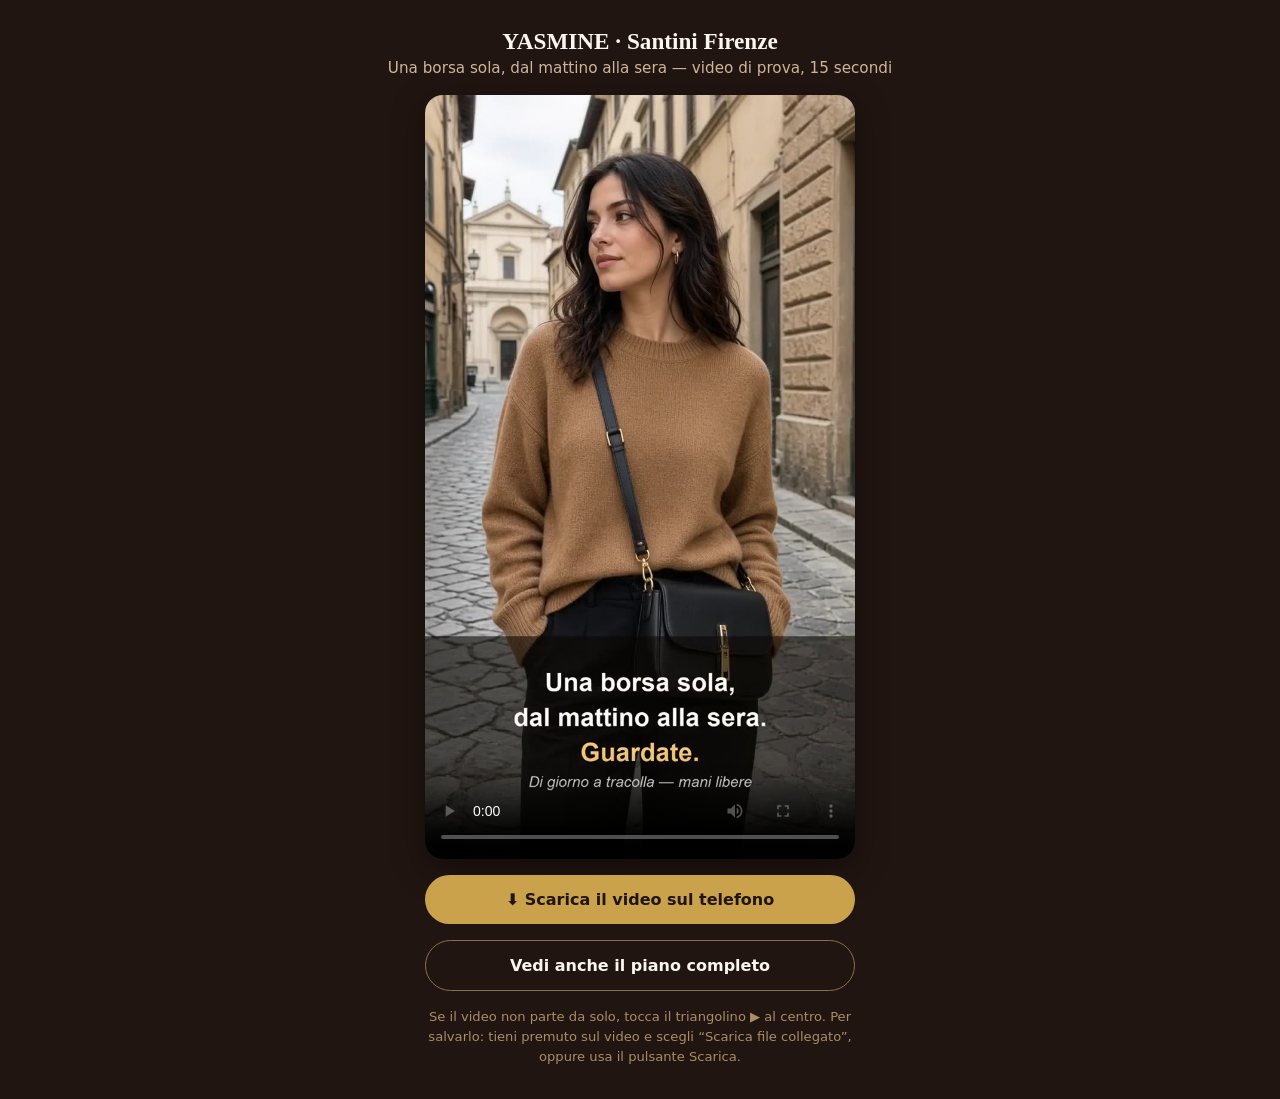
<file: guarda-video.html>
<!DOCTYPE html>
<html lang="it">
<head>
<meta charset="UTF-8">
<meta name="viewport" content="width=device-width, initial-scale=1.0, viewport-fit=cover">
<title>Video Yasmine — Santini Firenze</title>
<meta property="og:title" content="Video Yasmine — Santini Firenze">
<meta property="og:description" content="Una borsa sola, dal mattino alla sera. Il video di prova (15 secondi).">
<meta property="og:type" content="video.other">
<meta property="og:image" content="poster.jpg">
<style>
*{box-sizing:border-box;margin:0;padding:0}
body{background:#211511;color:#faf5ee;font-family:-apple-system,system-ui,sans-serif;min-height:100vh;display:flex;flex-direction:column;align-items:center;padding:20px 16px 32px}
h1{font-family:Georgia,serif;font-size:1.45rem;text-align:center;margin:8px 0 4px}
p.sub{color:#cdb69c;text-align:center;font-size:.95rem;margin-bottom:18px}
video{width:min(100%,430px);aspect-ratio:9/16;background:#000;border-radius:18px;box-shadow:0 10px 34px rgba(0,0,0,.45)}
.btn{display:block;width:min(100%,430px);text-align:center;margin-top:16px;padding:15px 18px;border-radius:999px;background:#c9a24b;color:#211511;font-weight:700;text-decoration:none;font-size:1rem}
.btn.ghost{background:transparent;color:#faf5ee;border:1.5px solid #8a6f52;font-weight:600}
p.nota{color:#a98d68;font-size:.82rem;text-align:center;margin-top:16px;max-width:430px;line-height:1.5}
</style>
</head>
<body>
<h1>YASMINE · Santini Firenze</h1>
<p class="sub">Una borsa sola, dal mattino alla sera — video di prova, 15 secondi</p>

<video controls playsinline webkit-playsinline preload="auto" poster="poster.jpg">
  <source src="video-yasmine-iphone.mp4" type="video/mp4">
  Il tuo telefono non riesce a mostrare il video qui: usa il pulsante Scarica qui sotto.
</video>

<a class="btn" href="video-yasmine-iphone.mp4" download>⬇ Scarica il video sul telefono</a>
<a class="btn ghost" href="piano.html">Vedi anche il piano completo</a>
<p class="nota">Se il video non parte da solo, tocca il triangolino ▶ al centro. Per salvarlo: tieni premuto sul video e scegli “Scarica file collegato”, oppure usa il pulsante Scarica.</p>
</body>
</html>
</file>
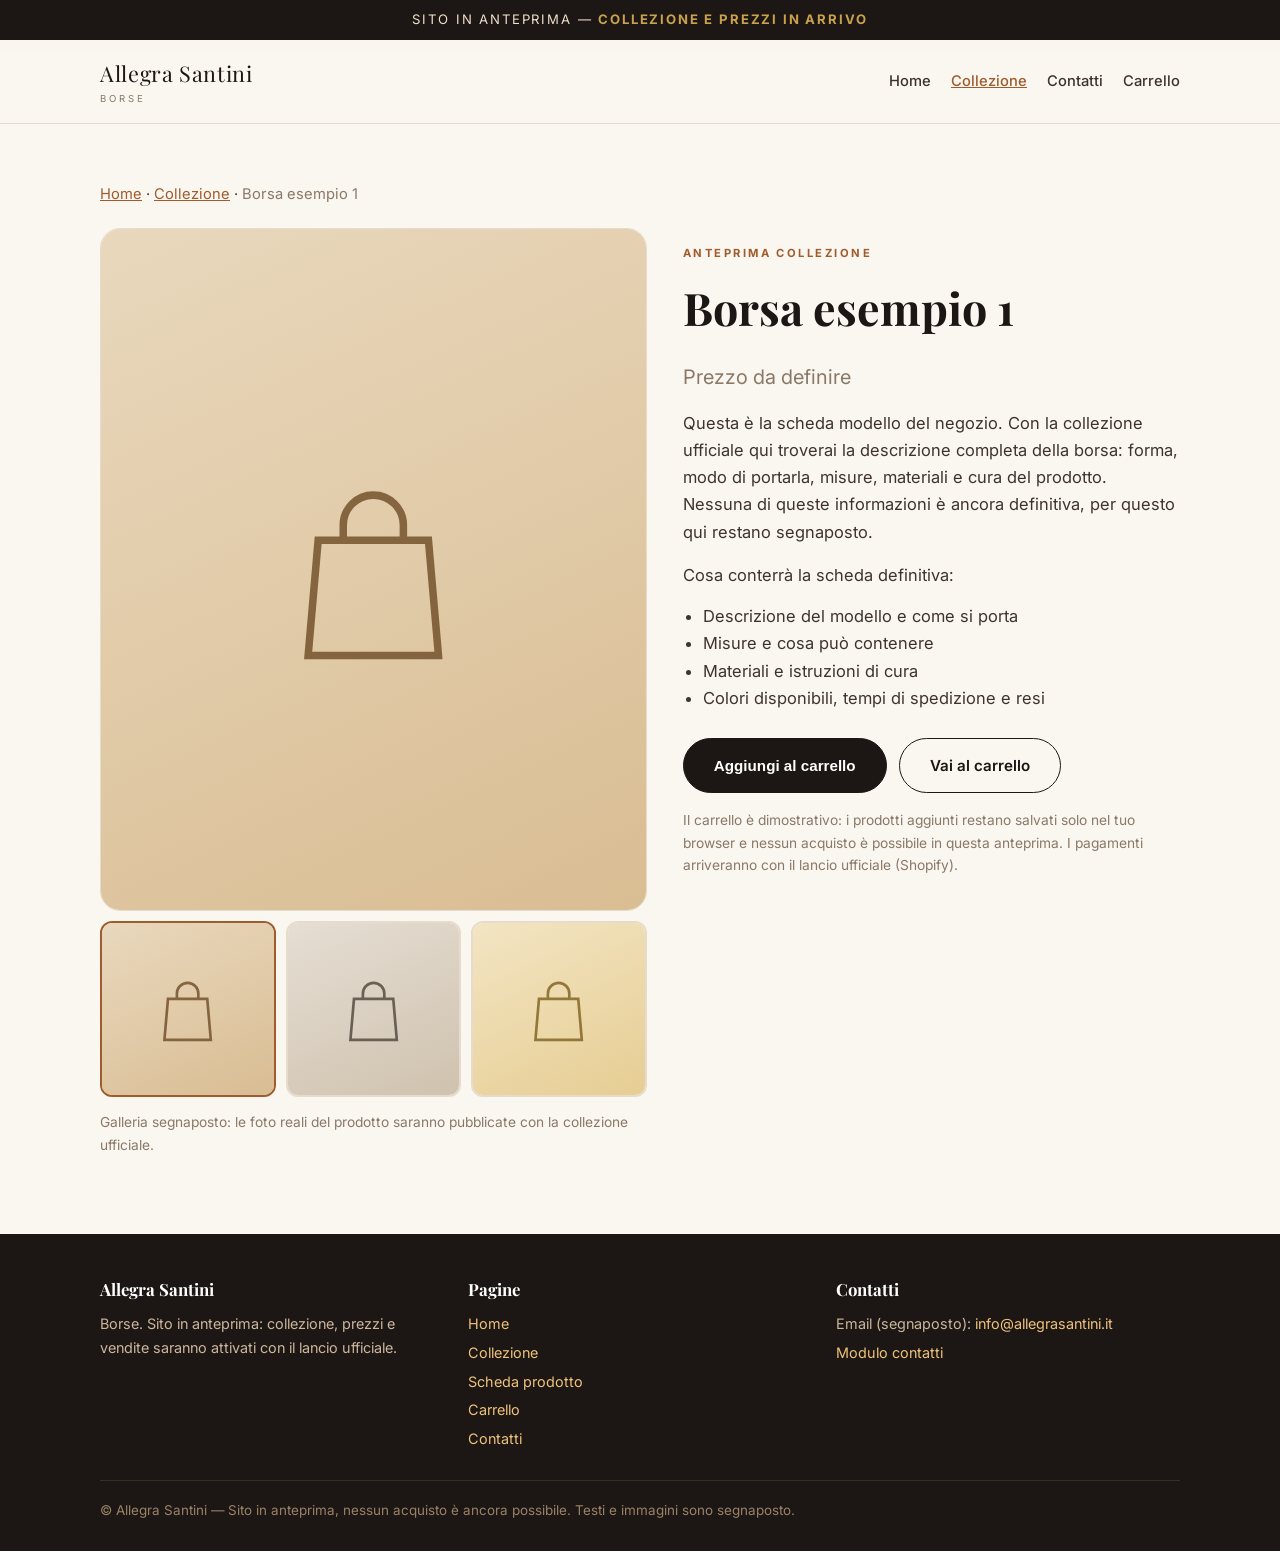
<file: prodotto.html>
<!DOCTYPE html>
<html lang="it">
<head>
<meta charset="UTF-8">
<meta name="viewport" content="width=device-width, initial-scale=1.0">
<title>Borsa esempio 1 — Allegra Santini</title>
<meta name="description" content="Scheda prodotto modello del negozio Allegra Santini in anteprima. Descrizione e prezzo da definire.">
<link rel="preconnect" href="https://fonts.googleapis.com">
<link rel="preconnect" href="https://fonts.gstatic.com" crossorigin>
<link href="https://fonts.googleapis.com/css2?family=Playfair+Display:ital,wght@0,500;0,700;1,500&family=Inter:wght@400;500;600;700&display=swap" rel="stylesheet">
<link rel="stylesheet" href="css/style.css">
</head>
<body>

<div class="anteprima">Sito in anteprima — <strong>collezione e prezzi in arrivo</strong></div>

<header class="sito">
  <div class="wrap">
    <a class="logo" href="index.html">Allegra Santini<small>Borse</small></a>
    <nav class="main">
      <a href="index.html">Home</a>
      <a href="index.html#collezione" class="attivo">Collezione</a>
      <a href="contatti.html">Contatti</a>
      <a href="carrello.html" class="carrello-link">Carrello <span class="conteggio" data-conteggio style="display:none">0</span></a>
    </nav>
  </div>
</header>

<section>
  <div class="wrap">
    <p style="margin-bottom:22px;font-size:.92rem"><a href="index.html">Home</a> · <a href="index.html#collezione">Collezione</a> · <span style="color:var(--debole)">Borsa esempio 1</span></p>
    <div class="scheda">

      <div class="galleria">
        <div class="principale">
          <div class="foto f1" data-galleria-principale>
            <svg viewBox="0 0 100 100" aria-hidden="true"><path d="M28 38h44l4 46H24z" fill="none" stroke="#7a5a34" stroke-width="3"/><path d="M38 38v-6a12 12 0 0 1 24 0v6" fill="none" stroke="#7a5a34" stroke-width="3"/></svg>
          </div>
        </div>
        <div class="miniature">
          <button type="button" class="sel" data-miniatura="f1" aria-label="Vista 1"><span class="foto f1"><svg viewBox="0 0 100 100" aria-hidden="true"><path d="M28 38h44l4 46H24z" fill="none" stroke="#7a5a34" stroke-width="3"/><path d="M38 38v-6a12 12 0 0 1 24 0v6" fill="none" stroke="#7a5a34" stroke-width="3"/></svg></span></button>
          <button type="button" data-miniatura="f2" aria-label="Vista 2"><span class="foto f2"><svg viewBox="0 0 100 100" aria-hidden="true"><path d="M28 38h44l4 46H24z" fill="none" stroke="#5d554a" stroke-width="3"/><path d="M38 38v-6a12 12 0 0 1 24 0v6" fill="none" stroke="#5d554a" stroke-width="3"/></svg></span></button>
          <button type="button" data-miniatura="f6" aria-label="Vista 3"><span class="foto f6"><svg viewBox="0 0 100 100" aria-hidden="true"><path d="M28 38h44l4 46H24z" fill="none" stroke="#8a6d2f" stroke-width="3"/><path d="M38 38v-6a12 12 0 0 1 24 0v6" fill="none" stroke="#8a6d2f" stroke-width="3"/></svg></span></button>
        </div>
        <p class="nota-piccola">Galleria segnaposto: le foto reali del prodotto saranno pubblicate con la collezione ufficiale.</p>
      </div>

      <div class="dettagli">
        <p class="occhiello">Anteprima collezione</p>
        <h1>Borsa esempio 1</h1>
        <p class="prezzo">Prezzo da definire</p>
        <p>Questa è la scheda modello del negozio. Con la collezione ufficiale qui troverai la descrizione completa della borsa: forma, modo di portarla, misure, materiali e cura del prodotto. Nessuna di queste informazioni è ancora definitiva, per questo qui restano segnaposto.</p>
        <p>Cosa conterrà la scheda definitiva:</p>
        <ul>
          <li>Descrizione del modello e come si porta</li>
          <li>Misure e cosa può contenere</li>
          <li>Materiali e istruzioni di cura</li>
          <li>Colori disponibili, tempi di spedizione e resi</li>
        </ul>
        <div class="azioni">
          <button class="btn" type="button" data-aggiungi="borsa-esempio-1" data-nome="Borsa esempio 1" style="margin-top:0">Aggiungi al carrello</button>
          <a class="btn chiaro" href="carrello.html" style="margin-top:0">Vai al carrello</a>
        </div>
        <p class="nota-piccola">Il carrello è dimostrativo: i prodotti aggiunti restano salvati solo nel tuo browser e nessun acquisto è possibile in questa anteprima. I pagamenti arriveranno con il lancio ufficiale (Shopify).</p>
      </div>

    </div>
  </div>
</section>

<footer>
  <div class="wrap">
    <div>
      <h3>Allegra Santini</h3>
      <p>Borse. Sito in anteprima: collezione, prezzi e vendite saranno attivati con il lancio ufficiale.</p>
    </div>
    <div>
      <h3>Pagine</h3>
      <ul>
        <li><a href="index.html">Home</a></li>
        <li><a href="index.html#collezione">Collezione</a></li>
        <li><a href="prodotto.html">Scheda prodotto</a></li>
        <li><a href="carrello.html">Carrello</a></li>
        <li><a href="contatti.html">Contatti</a></li>
      </ul>
    </div>
    <div>
      <h3>Contatti</h3>
      <ul>
        <li>Email (segnaposto): <a href="mailto:info@allegrasantini.it">info@allegrasantini.it</a></li>
        <li><a href="contatti.html">Modulo contatti</a></li>
      </ul>
    </div>
    <p class="copyright">© Allegra Santini — Sito in anteprima, nessun acquisto è ancora possibile. Testi e immagini sono segnaposto.</p>
  </div>
</footer>

<script src="js/cart.js"></script>
</body>
</html>
</file>
<file: css/style.css>
:root{
  --nero:#1c1714; --testo:#3e342c; --debole:#8a7967; --crema:#faf6f0;
  --carta:#fffdf9; --linea:#e7dccb; --cognac:#a05c2c; --oro:#c9a24b;
  --max:1120px;
}
*{box-sizing:border-box;margin:0;padding:0}
html{scroll-behavior:smooth}
body{font-family:"Inter",system-ui,-apple-system,sans-serif;background:var(--crema);color:var(--testo);line-height:1.65;font-size:16.5px}
h1,h2,h3,.serif{font-family:"Playfair Display",Georgia,serif;color:var(--nero)}
a{color:var(--cognac)}
img,svg{display:block;max-width:100%}
.wrap{max-width:var(--max);margin:0 auto;padding:0 20px}

/* Banner anteprima */
.anteprima{background:var(--nero);color:#f0dfc9;text-align:center;font-size:.82rem;letter-spacing:.14em;text-transform:uppercase;padding:9px 16px}
.anteprima strong{color:var(--oro)}

/* Testata */
header.sito{position:sticky;top:0;z-index:10;background:rgba(250,246,240,.95);border-bottom:1px solid var(--linea);backdrop-filter:blur(6px)}
header.sito .wrap{display:flex;align-items:center;gap:22px;padding:16px 20px;flex-wrap:wrap}
.logo{font-family:"Playfair Display",Georgia,serif;font-size:1.35rem;color:var(--nero);text-decoration:none;letter-spacing:.03em}
.logo small{display:block;font-family:"Inter",sans-serif;font-size:.6rem;letter-spacing:.3em;text-transform:uppercase;color:var(--debole)}
nav.main{margin-left:auto;display:flex;gap:20px;flex-wrap:wrap;align-items:center}
nav.main a{color:var(--testo);text-decoration:none;font-size:.92rem;font-weight:500}
nav.main a:hover,nav.main a.attivo{color:var(--cognac);text-decoration:underline}
.carrello-link{position:relative}
.conteggio{position:absolute;top:-9px;right:-13px;background:var(--cognac);color:#fff;font-size:.68rem;font-weight:700;min-width:19px;height:19px;border-radius:999px;display:inline-flex;align-items:center;justify-content:center;padding:0 5px}

/* Hero */
.hero{padding:84px 0 64px;text-align:center;background:linear-gradient(180deg,#f3e9da 0%,var(--crema) 100%)}
.hero .occhiello{letter-spacing:.28em;text-transform:uppercase;font-size:.72rem;color:var(--cognac);font-weight:700}
.hero h1{font-size:clamp(2.6rem,7vw,4.4rem);line-height:1.05;margin:16px 0}
.hero p{max-width:620px;margin:0 auto;color:var(--debole);font-size:1.08rem}
.btn{display:inline-block;margin-top:28px;padding:14px 30px;border-radius:999px;background:var(--nero);color:#fff;text-decoration:none;font-weight:600;font-size:.95rem;border:1px solid var(--nero);cursor:pointer}
.btn:hover{background:var(--cognac);border-color:var(--cognac)}
.btn.chiaro{background:transparent;color:var(--nero)}
.btn.chiaro:hover{background:var(--nero);color:#fff}
.btn:disabled{background:#cbbba6;border-color:#cbbba6;cursor:not-allowed}

/* Sezioni */
section{padding:58px 0}
section.alt{background:var(--carta);border-top:1px solid var(--linea);border-bottom:1px solid var(--linea)}
.sezione-testata{text-align:center;margin-bottom:34px}
.sezione-testata .occhiello{letter-spacing:.24em;text-transform:uppercase;font-size:.7rem;color:var(--cognac);font-weight:700}
.sezione-testata h2{font-size:clamp(1.7rem,4vw,2.4rem);margin-top:8px}
.sezione-testata p{color:var(--debole);max-width:560px;margin:8px auto 0}

/* Griglia prodotti */
.griglia{display:grid;grid-template-columns:repeat(3,1fr);gap:20px}
@media(max-width:860px){.griglia{grid-template-columns:repeat(2,1fr)}}
@media(max-width:540px){.griglia{grid-template-columns:1fr}}
.prodotto{background:#fff;border:1px solid var(--linea);border-radius:18px;overflow:hidden;text-decoration:none;color:var(--testo);transition:transform .18s ease,box-shadow .18s ease}
.prodotto:hover{transform:translateY(-3px);box-shadow:0 12px 28px rgba(70,45,20,.1)}
.prodotto .foto{aspect-ratio:4/5;display:flex;align-items:center;justify-content:center}
.prodotto .info{padding:18px 20px 22px}
.prodotto h3{font-size:1.2rem}
.prodotto .prezzo{color:var(--debole);font-size:.95rem;margin-top:3px}
.prodotto .vai{color:var(--cognac);font-weight:600;font-size:.9rem;margin-top:8px;display:inline-block}

/* Segnaposto fotografici (solo CSS/SVG) */
.foto.f1{background:linear-gradient(155deg,#e9d8bd,#d9bd93)}
.foto.f2{background:linear-gradient(155deg,#e6ded4,#cfc2ae)}
.foto.f3{background:linear-gradient(155deg,#dfd0e8,#c3aed6)}
.foto.f4{background:linear-gradient(155deg,#d7e4d8,#aec7b0)}
.foto.f5{background:linear-gradient(155deg,#f0dcd4,#dcbab0)}
.foto.f6{background:linear-gradient(155deg,#f3e5c3,#e6cd93)}
.foto svg{width:44%;height:auto;opacity:.9}

/* Newsletter e contatti */
.blocco-centro{max-width:640px;margin:0 auto;text-align:center}
.blocco-centro p{color:var(--debole)}
form.riga{display:flex;gap:10px;margin-top:22px;flex-wrap:wrap;justify-content:center}
form.riga input[type=email]{flex:1 1 260px;padding:14px 18px;border:1.5px solid var(--linea);border-radius:999px;font-size:1rem;background:#fff}
form.stack{max-width:560px;margin:0 auto;text-align:left}
form.stack label{font-weight:600;font-size:.9rem;display:block;margin:16px 0 6px}
form.stack input,form.stack textarea,form.stack select{width:100%;padding:13px 15px;border:1.5px solid var(--linea);border-radius:12px;font-size:1rem;background:#fff;font-family:inherit}
.messaggio-ok{display:none;margin-top:18px;background:#e9f2ec;border:1px solid #bcd8c6;color:#2f6b4f;border-radius:12px;padding:14px 18px;text-align:center;font-size:.95rem}

/* Scheda prodotto */
.scheda{display:grid;grid-template-columns:1.1fr 1fr;gap:36px;align-items:start}
@media(max-width:860px){.scheda{grid-template-columns:1fr}}
.galleria .principale{border:1px solid var(--linea);border-radius:20px;overflow:hidden}
.galleria .principale .foto{aspect-ratio:4/5;display:flex;align-items:center;justify-content:center}
.galleria .principale svg{width:46%}
.miniature{display:flex;gap:10px;margin-top:10px}
.miniature button{flex:1;border:2px solid var(--linea);border-radius:12px;overflow:hidden;cursor:pointer;padding:0;background:#fff}
.miniature button.sel{border-color:var(--cognac)}
.miniature .foto{aspect-ratio:1;display:flex;align-items:center;justify-content:center}
.miniature svg{width:52%}
.dettagli .occhiello{letter-spacing:.22em;text-transform:uppercase;font-size:.7rem;color:var(--cognac);font-weight:700}
.dettagli h1{font-size:clamp(2rem,5vw,2.8rem);margin:8px 0 6px}
.dettagli .prezzo{font-size:1.25rem;color:var(--debole)}
.dettagli p{margin-top:16px}
.dettagli ul{margin:14px 0 0 20px}
.dettagli .azioni{margin-top:26px;display:flex;gap:12px;flex-wrap:wrap}
.nota-piccola{font-size:.86rem;color:var(--debole);margin-top:14px}

/* Carrello */
.riga-carrello{display:flex;gap:18px;align-items:center;background:#fff;border:1px solid var(--linea);border-radius:16px;padding:16px 18px;margin-bottom:12px;flex-wrap:wrap}
.riga-carrello .mini{width:76px;height:92px;border-radius:10px;flex:0 0 auto;display:flex;align-items:center;justify-content:center}
.riga-carrello .mini svg{width:58%}
.riga-carrello .nome{font-weight:600;color:var(--nero)}
.riga-carrello .azioni-riga{margin-left:auto;display:flex;gap:10px;align-items:center}
.qty{display:inline-flex;align-items:center;gap:8px}
.qty button{width:32px;height:32px;border-radius:50%;border:1.5px solid var(--linea);background:#fff;cursor:pointer;font-size:1rem;line-height:1}
.rimuovi{background:none;border:none;color:var(--rosso,#a33327);cursor:pointer;font-weight:600;font-size:.9rem}
.vuoto{text-align:center;color:var(--debole);background:#fff;border:1px dashed var(--linea);border-radius:16px;padding:38px 20px}
.riepilogo{background:#fff;border:1px solid var(--linea);border-radius:16px;padding:22px;margin-top:20px}
.riepilogo table{width:100%;border-collapse:collapse}
.riepilogo td{padding:8px 0;font-size:.98rem}
.riepilogo td:last-child{text-align:right}
.riepilogo tr.totale td{border-top:1px solid var(--linea);font-weight:700;color:var(--nero);padding-top:14px}

/* Footer */
footer{background:var(--nero);color:#cdb69c;padding:42px 0 30px;font-size:.9rem;margin-top:20px}
footer .wrap{display:grid;grid-template-columns:repeat(3,1fr);gap:24px}
@media(max-width:860px){footer .wrap{grid-template-columns:1fr}}
footer h3{color:#fff;font-size:1.05rem;margin-bottom:8px}
footer a{color:#eec27a;text-decoration:none}
footer a:hover{text-decoration:underline}
footer ul{list-style:none}
footer li{margin:5px 0}
.copyright{grid-column:1/-1;border-top:1px solid #3d2c20;padding-top:18px;color:#9a8266;font-size:.84rem}
</file>
